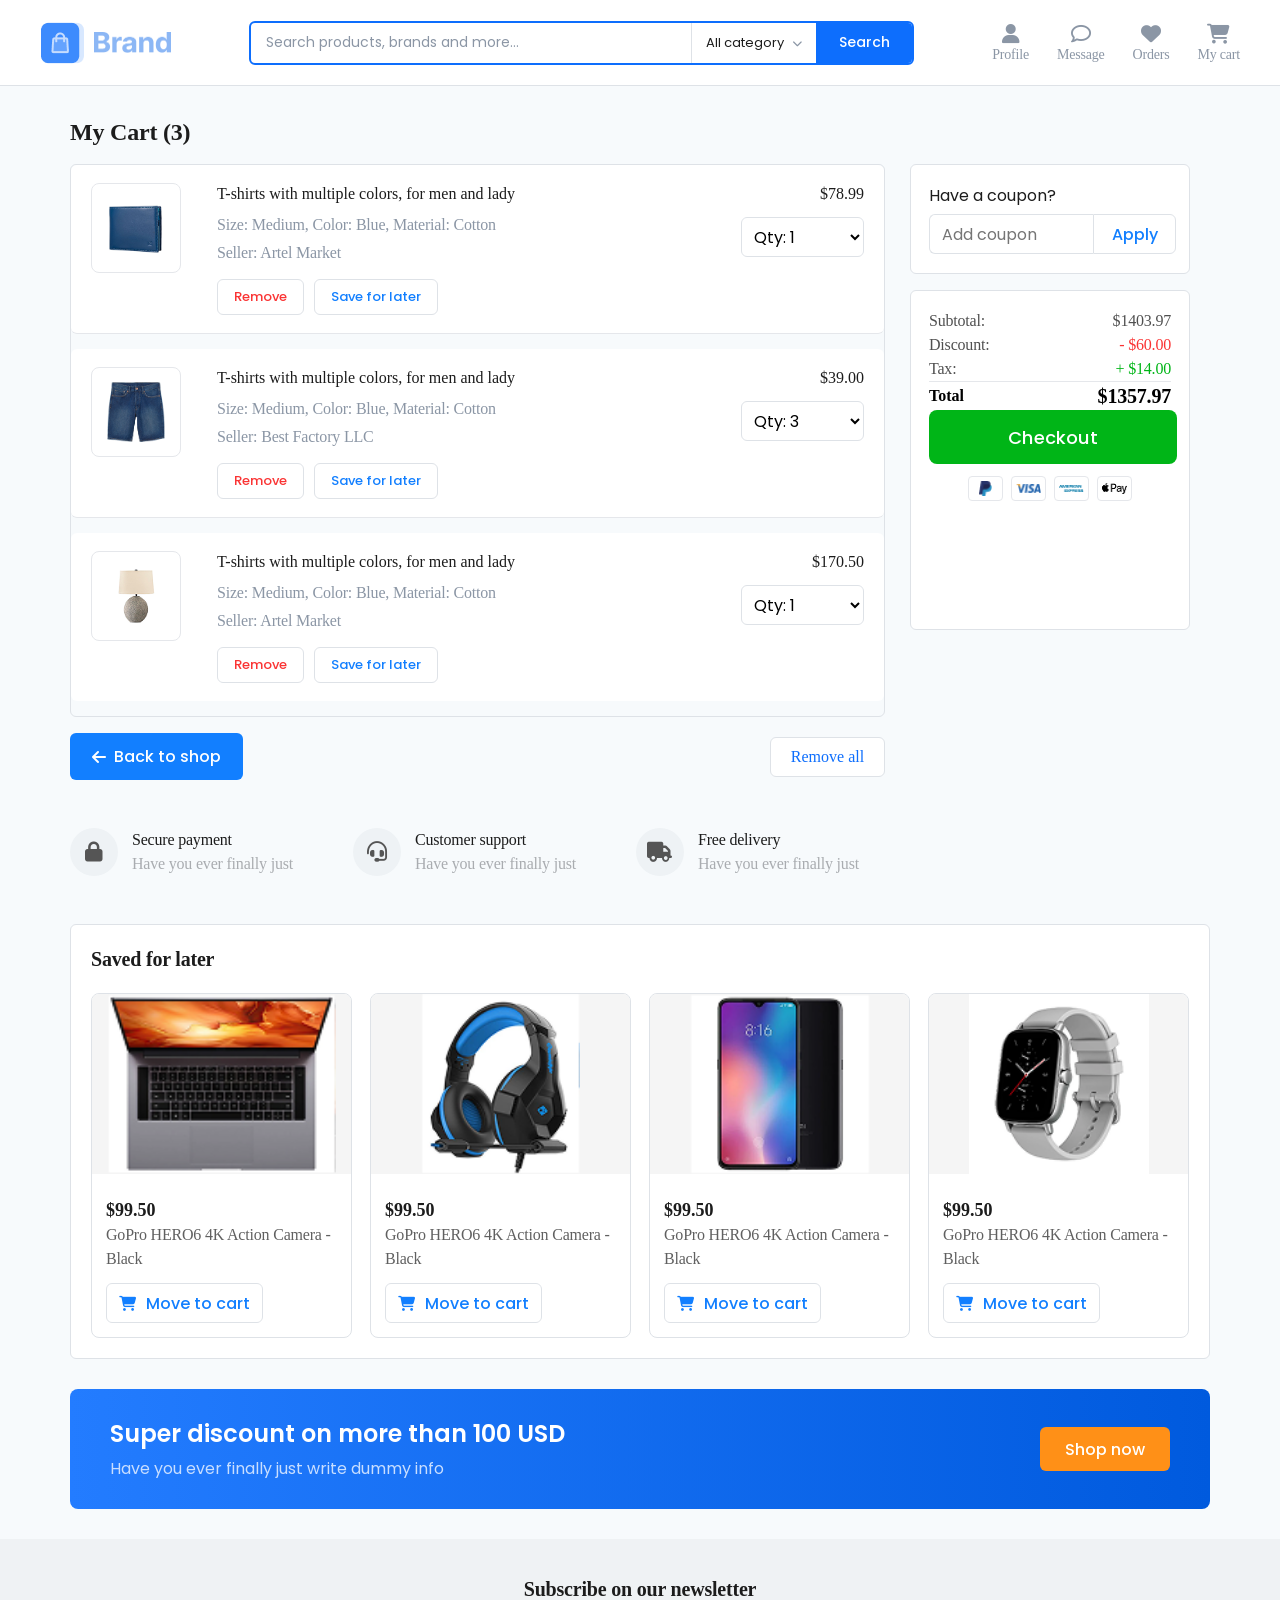
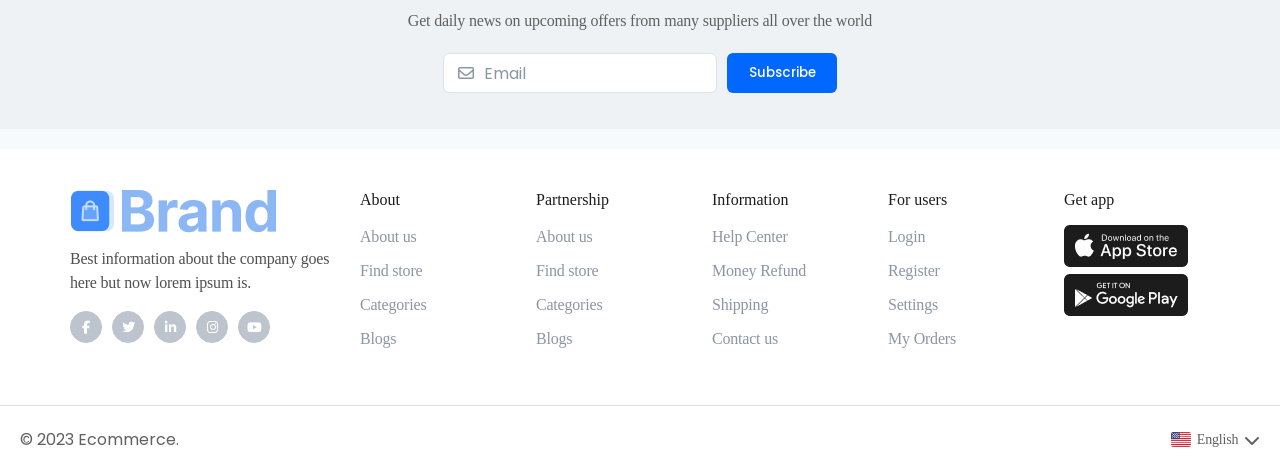
<file: Developers hub project of e-commerce website/cart.html>
<!DOCTYPE html>
<html lang="en">

<head>
    <meta charset="UTF-8">
    <meta name="viewport" content="width=device-width, initial-scale=1.0">
    <title>Shopping Cart</title>
    <link rel="stylesheet" href="https://cdnjs.cloudflare.com/ajax/libs/font-awesome/6.5.1/css/all.min.css">
    <link rel="stylesheet" href="style.css">
    <link rel="stylesheet" href="cart.css">
</head>

<body>

    <!-- ═══════════════════════════ HEADER ═══════════════════════════ -->
    <header>
        <div class="logo">
            <img id="brand-logo" src="images/logo-symbol.png" alt="Brand logo">
            <img id="brand-name-logo" src="images/Brand@2x.png" alt="Brand name">
        </div>

        <div class="searchContainer">
            <input type="text" placeholder="Search products, brands and more..." class="search-input" id="searchInput">

            <!-- Search suggestions dropdown -->
            <div class="search-menu" id="searchMenu">
                <div class="search-top">
                    <div>
                        <div class="search-column-title">
                            <span>Recent searches</span>
                            <button class="clear-btn">Clear all</button>
                        </div>
                        <div class="search-item"><i class="fa-regular fa-clock"></i> Wireless headphones</div>
                        <div class="search-item"><i class="fa-regular fa-clock"></i> Smart watch</div>
                        <div class="search-item"><i class="fa-regular fa-clock"></i> Men shoes</div>
                        <div class="search-item"><i class="fa-regular fa-clock"></i> Laptop bag</div>
                    </div>
                    <div>
                        <div class="search-column-title">
                            <span>Trending searches</span>
                        </div>
                        <div class="search-item"><i class="fa-solid fa-arrow-trend-up"></i> iPhone 15</div>
                        <div class="search-item"><i class="fa-solid fa-arrow-trend-up"></i> Samsung Galaxy S24</div>
                        <div class="search-item"><i class="fa-solid fa-arrow-trend-up"></i> Air fryer</div>
                        <div class="search-item"><i class="fa-solid fa-arrow-trend-up"></i> Gaming chair</div>
                    </div>
                </div>
                <hr class="search-divider">
                <div class="popular-title">Popular categories</div>
                <div class="popular-categories">
                    <div class="category-chip">
                        <div class="category-chip-icon"><i class="fa-solid fa-headphones"></i></div>
                        <span class="category-chip-label">Electronics</span>
                    </div>
                    <div class="category-chip">
                        <div class="category-chip-icon"><i class="fa-solid fa-shirt"></i></div>
                        <span class="category-chip-label">Fashion</span>
                    </div>
                    <div class="category-chip">
                        <div class="category-chip-icon"><i class="fa-solid fa-couch"></i></div>
                        <span class="category-chip-label">Home &amp; Living</span>
                    </div>
                    <div class="category-chip">
                        <div class="category-chip-icon"><i class="fa-solid fa-pump-soap"></i></div>
                        <span class="category-chip-label">Beauty</span>
                    </div>
                    <div class="category-chip">
                        <div class="category-chip-icon"><i class="fa-solid fa-football"></i></div>
                        <span class="category-chip-label">Sports</span>
                    </div>
                    <div class="category-chip">
                        <div class="category-chip-icon"><i class="fa-solid fa-gamepad"></i></div>
                        <span class="category-chip-label">Toys &amp; Games</span>
                    </div>
                    <div class="category-chip">
                        <div class="category-chip-icon"><i class="fa-solid fa-car"></i></div>
                        <span class="category-chip-label">Automotive</span>
                    </div>
                    <div class="category-chip">
                        <div class="category-chip-icon"><i class="fa-solid fa-border-all"></i></div>
                        <span class="category-chip-label">More</span>
                    </div>
                </div>
            </div>

            <!-- Header: All Category dropdown -->
            <div class="header-cat-dropdown" id="headerCatDropdown">
                <button class="header-cat-trigger" id="headerCatTrigger">
                    All category
                    <i class="fa-solid fa-chevron-down chevron"></i>
                </button>
                <div class="header-cat-menu" id="headerCatMenu">
                    <div class="header-cat-item selected" onclick="selectHeaderCat(this, 'All category')">
                        <i class="fa-solid fa-border-all"></i> All category
                    </div>
                    <div class="header-cat-item"
                        onclick="selectHeaderCat(this, 'Automobiles'); window.location='listing.html'">
                        <i class="fa-solid fa-car"></i> Automobiles
                    </div>
                    <div class="header-cat-item" onclick="selectHeaderCat(this, 'Clothes and wear')">
                        <i class="fa-solid fa-shirt"></i> Clothes and wear
                    </div>
                    <div class="header-cat-item" onclick="selectHeaderCat(this, 'Home interiors')">
                        <i class="fa-solid fa-house"></i> Home interiors
                    </div>
                    <div class="header-cat-item" onclick="selectHeaderCat(this, 'Computer and tech')">
                        <i class="fa-solid fa-computer"></i> Computer and tech
                    </div>
                    <div class="header-cat-item" onclick="selectHeaderCat(this, 'Tools, equipments')">
                        <i class="fa-solid fa-screwdriver-wrench"></i> Tools, equipments
                    </div>
                    <div class="header-cat-item" onclick="selectHeaderCat(this, 'Sports and outdoor')">
                        <i class="fa-solid fa-football"></i> Sports and outdoor
                    </div>
                    <div class="header-cat-item" onclick="selectHeaderCat(this, 'Animal and pets')">
                        <i class="fa-solid fa-paw"></i> Animal and pets
                    </div>
                    <div class="header-cat-item" onclick="selectHeaderCat(this, 'Machinery tools')">
                        <i class="fa-solid fa-gears"></i> Machinery tools
                    </div>
                    <div class="header-cat-footer">
                        <span class="view-all-link">View all categories</span>
                    </div>
                </div>
            </div>

            <button class="search-btn" onclick="window.location='listing.html'">Search</button>
        </div>

        <div class="header-links">
            <div class="header-item"><i class="fa-solid fa-user"></i><span>Profile</span></div>
            <div class="header-item"><i class="fa-regular fa-comment"></i><span>Message</span></div>
            <div class="header-item"><i class="fa-solid fa-heart"></i><span>Orders</span></div>
            <div class="header-item"><i class="fa-solid fa-cart-shopping"></i><span>My cart</span></div>
        </div>
    </header>

    <!-- ═══════════════════════════ MAIN ═══════════════════════════ -->
    <main class="cart-main">

        <!-- ═══════════ 1. CART + SIDEBAR ═══════════ -->
        <section class="cart-page container">

            <!-- ── LEFT: Cart items ── -->
            <div class="cart-left">
                <h2 class="cart-title">My Cart (3)</h2>

                <div class="cart-items-wrapper">

                    <!-- ITEM 1 -->
                    <div class="cart-item">
                        <div class="cart-image">
                            <img src="images/cloth/image 24.png" alt="T-shirt blue">
                        </div>
                        <div class="cart-info">
                            <h4>T-shirts with multiple colors, for men and lady</h4>
                            <p>Size: Medium, Color: Blue, Material: Cotton</p>
                            <p>Seller: Artel Market</p>
                            <div class="cart-buttons">
                                <button class="remove-btn">Remove</button>
                                <button class="save-btn">Save for later</button>
                            </div>
                        </div>
                        <div class="cart-price">
                            <h4>$78.99</h4>
                            <select>
                                <option>Qty: 1</option>
                                <option>Qty: 2</option>
                                <option>Qty: 3</option>
                            </select>
                        </div>
                    </div>

                    <!-- ITEM 2 -->
                    <div class="cart-item">
                        <div class="cart-image">
                            <img src="images/cloth/Bitmap (2).png" alt="T-shirt dark">
                        </div>
                        <div class="cart-info">
                            <h4>T-shirts with multiple colors, for men and lady</h4>
                            <p>Size: Medium, Color: Blue, Material: Cotton</p>
                            <p>Seller: Best Factory LLC</p>
                            <div class="cart-buttons">
                                <button class="remove-btn">Remove</button>
                                <button class="save-btn">Save for later</button>
                            </div>
                        </div>
                        <div class="cart-price">
                            <h4>$39.00</h4>
                            <select>
                                <option>Qty: 3</option>
                                <option>Qty: 1</option>
                                <option>Qty: 2</option>
                            </select>
                        </div>
                    </div>

                    <!-- ITEM 3 -->
                    <div class="cart-item">
                        <div class="cart-image">
                            <img src="images/interior/6.png" alt="Interior item">
                        </div>
                        <div class="cart-info">
                            <h4>T-shirts with multiple colors, for men and lady</h4>
                            <p>Size: Medium, Color: Blue, Material: Cotton</p>
                            <p>Seller: Artel Market</p>
                            <div class="cart-buttons">
                                <button class="remove-btn">Remove</button>
                                <button class="save-btn">Save for later</button>
                            </div>
                        </div>
                        <div class="cart-price">
                            <h4>$170.50</h4>
                            <select>
                                <option>Qty: 1</option>
                                <option>Qty: 2</option>
                                <option>Qty: 3</option>
                            </select>
                        </div>
                    </div>

                </div>

                <!-- Footer buttons -->
                <div class="cart-footer-buttons">
                    <a href="listing.html" class="back-btn">
                        <i class="fa-solid fa-arrow-left"></i> Back to shop
                    </a>
                    <button class="remove-all-btn">Remove all</button>
                </div>
            </div><!-- /.cart-left -->

            <!-- ── RIGHT: Coupon + Summary ── -->
            <aside class="cart-right">

                <!-- Coupon -->
                <div class="coupon-box">
                    <h4>Have a coupon?</h4>
                    <div class="coupon-input">
                        <input type="text" placeholder="Add coupon">
                        <button>Apply</button>
                    </div>
                </div>

                <!-- Summary -->
                <div class="summary-box">
                    <div class="summary-row">
                        <span>Subtotal:</span>
                        <strong>$1403.97</strong>
                    </div>
                    <div class="summary-row">
                        <span>Discount:</span>
                        <span class="discount-val">- $60.00</span>
                    </div>
                    <div class="summary-row">
                        <span>Tax:</span>
                        <span class="tax-val">+ $14.00</span>
                    </div>
                    <hr class="summary-divider">
                    <div class="summary-total">
                        <span>Total</span>
                        <strong>$1357.97</strong>
                    </div>
                    <button class="checkout-btn">Checkout</button>
                    <div class="payment-icons">
                        <img src="images/payment-icon/Paypal.png" alt="PayPal">
                        <img src="images/payment-icon/VISA.png" alt="Visa">
                        <img src="images/payment-icon/Logo.png" alt="Mastercard">
                        <img src="images/payment-icon/image 21.png" alt="Apple Pay">
                    </div>
                </div>

            </aside>
        </section>

        <section class="cart-services container">
            <div class="service-item">
                <div class="service-circle">
                    <i class="fa-solid fa-lock"></i>
                </div>
                <div class="service-text">
                    <p>Secure payment</p>
                    <p style="color: #A9ACB0;">Have you ever finally just</p>
                </div>
            </div>
            <div class="service-item">
                <div class="service-circle">
                    <i class="fa-solid fa-headset"></i>
                </div>
                <div class="service-text">
                    <p>Customer support</p>
                    <p style="color: #A9ACB0;">Have you ever finally just</p>
                </div>
            </div>
            <div class="service-item">
                <div class="service-circle">
                    <i class="fa-solid fa-truck"></i>
                </div>
                <div class="service-text">
                    <p>Free delivery</p>
                    <p style="color: #A9ACB0;">Have you ever finally just</p>
                </div>
            </div>
        </section>

        <!-- ═══════════ 3. SAVED FOR LATER ═══════════ -->
        <section class="saved-section container">
            <h4>Saved for later</h4>
            <div class="saved-grid">

                <div class="saved-card">
                    <img src="images/tech/laptop.png" alt="Laptop">
                    <div class="card-body">
                        <h4>$99.50</h4>
                        <p>GoPro HERO6 4K Action Camera - Black</p>
                        <button class="move-cart-btn">
                            <i class="fa-solid fa-cart-shopping"></i> Move to cart
                        </button>
                    </div>
                </div>

                <div class="saved-card">
                    <img src="images/tech/headphone.png" alt="Headphone">
                    <div class="card-body">
                        <h4>$99.50</h4>
                        <p>GoPro HERO6 4K Action Camera - Black</p>
                        <button class="move-cart-btn">
                            <i class="fa-solid fa-cart-shopping"></i> Move to cart
                        </button>
                    </div>
                </div>

                <div class="saved-card">
                    <img src="images/tech/Canon-camera.png" alt="Camera">
                    <div class="card-body">
                        <h4>$99.50</h4>
                        <p>GoPro HERO6 4K Action Camera - Black</p>
                        <button class="move-cart-btn">
                            <i class="fa-solid fa-cart-shopping"></i> Move to cart
                        </button>
                    </div>
                </div>

                <div class="saved-card">
                    <img src="images/tech/watch.png" alt="Watch">
                    <div class="card-body">
                        <h4>$99.50</h4>
                    <p>GoPro HERO6 4K Action Camera - Black</p>
                    <button class="move-cart-btn">
                        <i class="fa-solid fa-cart-shopping"></i> Move to cart
                    </button>
                    </div>
                </div>

            </div>
        </section>

        <!-- ═══════════ 4. DISCOUNT BANNER ═══════════ -->
        <section class="discount-banner-section container">
            <div class="discount-banner">
                <div class="discount-left">
                    <h2>Super discount on more than 100 USD</h2>
                    <p>Have you ever finally just write dummy info</p>
                </div>
                <button class="shop-now-btn">Shop now</button>
            </div>
        </section>

    </main>

    <!-- ═══════════ 5. NEWSLETTER ═══════════ -->
    <section class="newsletter-section">
        <h3>Subscribe on our newsletter</h3>
        <p>Get daily news on upcoming offers from many suppliers all over the world</p>
        <div class="newsletter-form">
            <div class="newsletter-input-wrap">
                <i class="fa-regular fa-envelope"></i>
                <input type="email" placeholder="Email">
            </div>
            <button>Subscribe</button>
        </div>
    </section>

    <!-- ═══════════ FOOTER ═══════════ -->
    <footer class="site-footer">
        <div class="footer-inner">

            <!-- Brand -->
            <div class="footer-brand">
                <div class="footer-logo">
                    <img src="images/logo-symbol.png" alt="logo">
                    <img src="images/Brand@2x.png" alt="brand name">
                </div>
                <p class="footer-desc">
                    Best information about the company goes here but now lorem ipsum is.
                </p>
                <div class="footer-socials">
                    <a href="#"><i class="fa-brands fa-facebook-f"></i></a>
                    <a href="#"><i class="fa-brands fa-twitter"></i></a>
                    <a href="#"><i class="fa-brands fa-linkedin-in"></i></a>
                    <a href="#"><i class="fa-brands fa-instagram"></i></a>
                    <a href="#"><i class="fa-brands fa-youtube"></i></a>
                </div>
            </div>

            <!-- About -->
            <div class="footer-col">
                <h4>About</h4>
                <a href="#">About us</a>
                <a href="#">Find store</a>
                <a href="#">Categories</a>
                <a href="#">Blogs</a>
            </div>

            <!-- Partnership -->
            <div class="footer-col">
                <h4>Partnership</h4>
                <a href="#">About us</a>
                <a href="#">Find store</a>
                <a href="#">Categories</a>
                <a href="#">Blogs</a>
            </div>

            <!-- Information -->
            <div class="footer-col">
                <h4>Information</h4>
                <a href="#">Help Center</a>
                <a href="#">Money Refund</a>
                <a href="#">Shipping</a>
                <a href="#">Contact us</a>
            </div>

            <!-- For users -->
            <div class="footer-col">
                <h4>For users</h4>
                <a href="#">Login</a>
                <a href="#">Register</a>
                <a href="#">Settings</a>
                <a href="#">My Orders</a>
            </div>

            <!-- App -->
            <div class="footer-col">
                <h4>Get app</h4>
                <img src="images/Misc/market-button.png" alt="App Store">
                <img src="images/Misc/Group.png" alt="Google Play">
            </div>

        </div>

        <div class="footer-bottom">
            <p>© 2023 Ecommerce.</p>
            <div class="footer-lang">
                <img src="images/flags/US@2x.png" alt="US flag">
                <span>English</span>
                <i class="fa-solid fa-chevron-down"></i>
            </div>
        </div>
    </footer>

    <script src="script.js"></script>

</body>

</html>
</file>
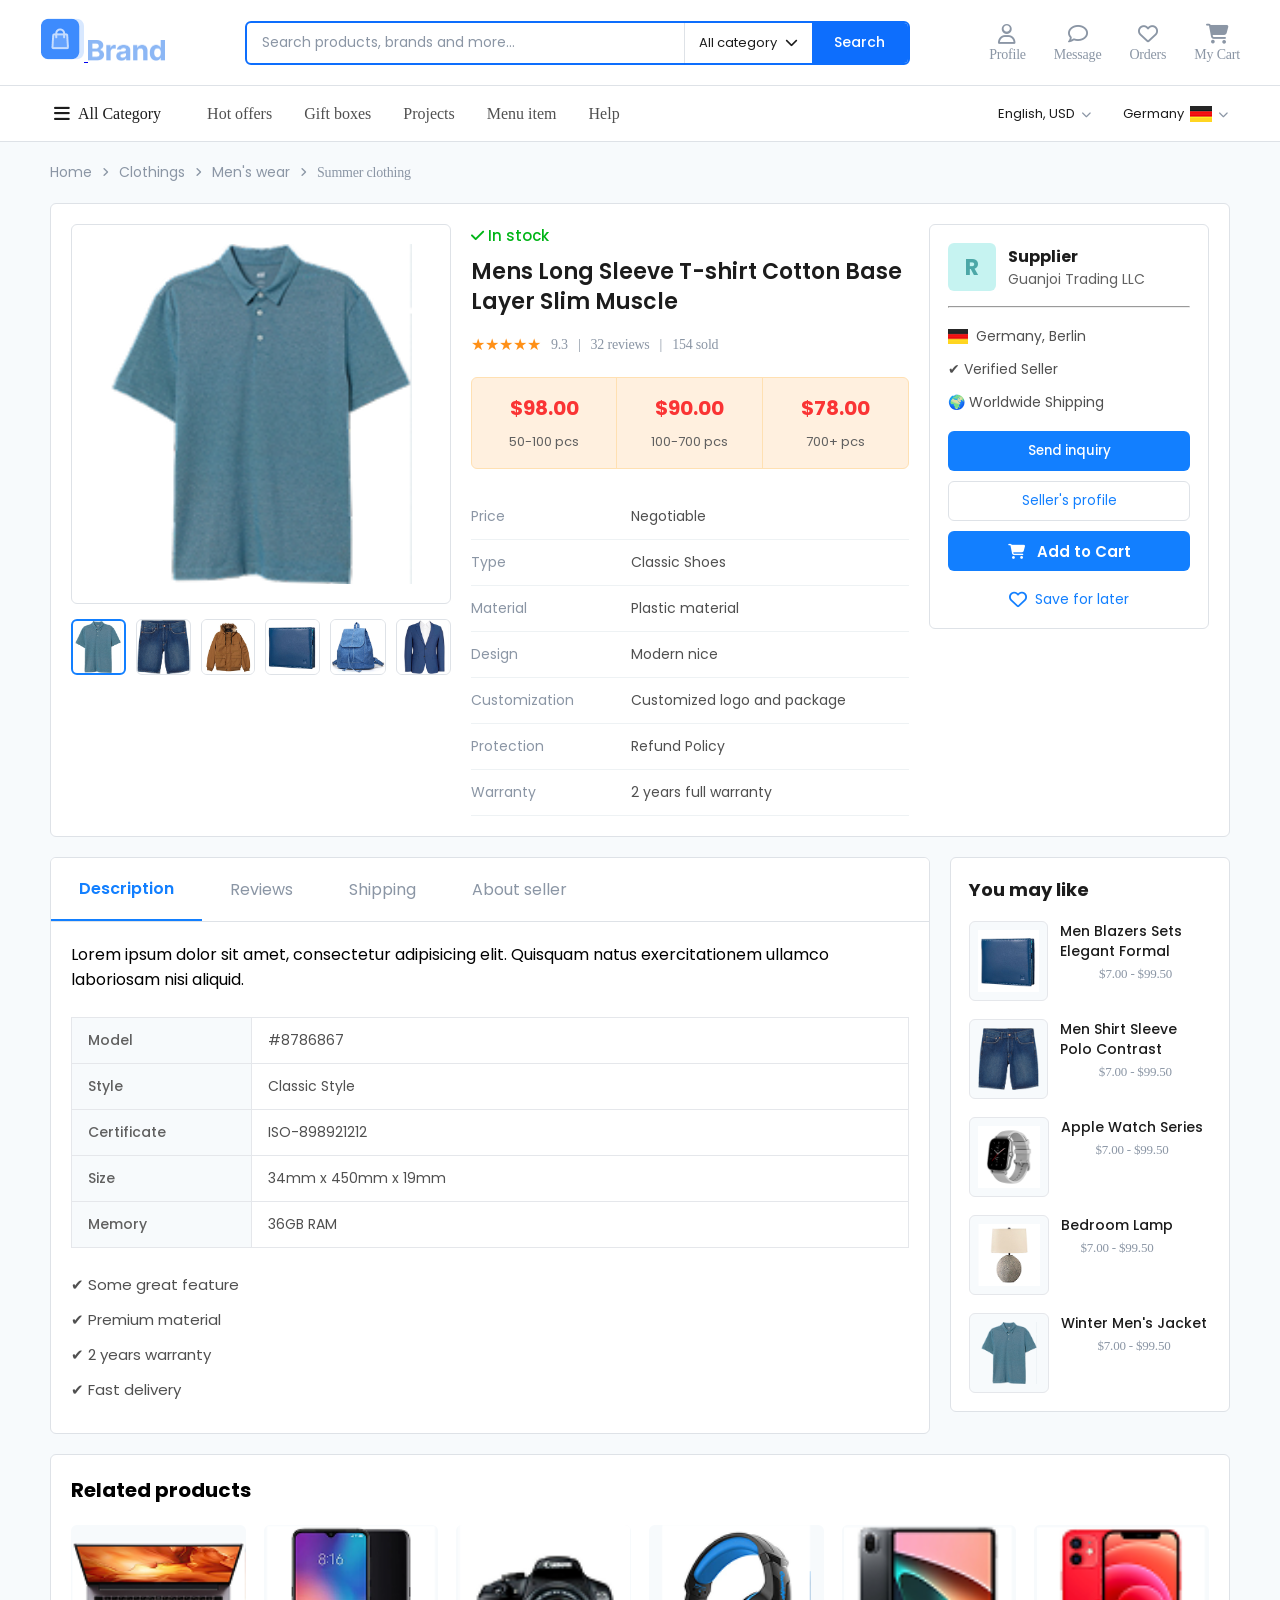
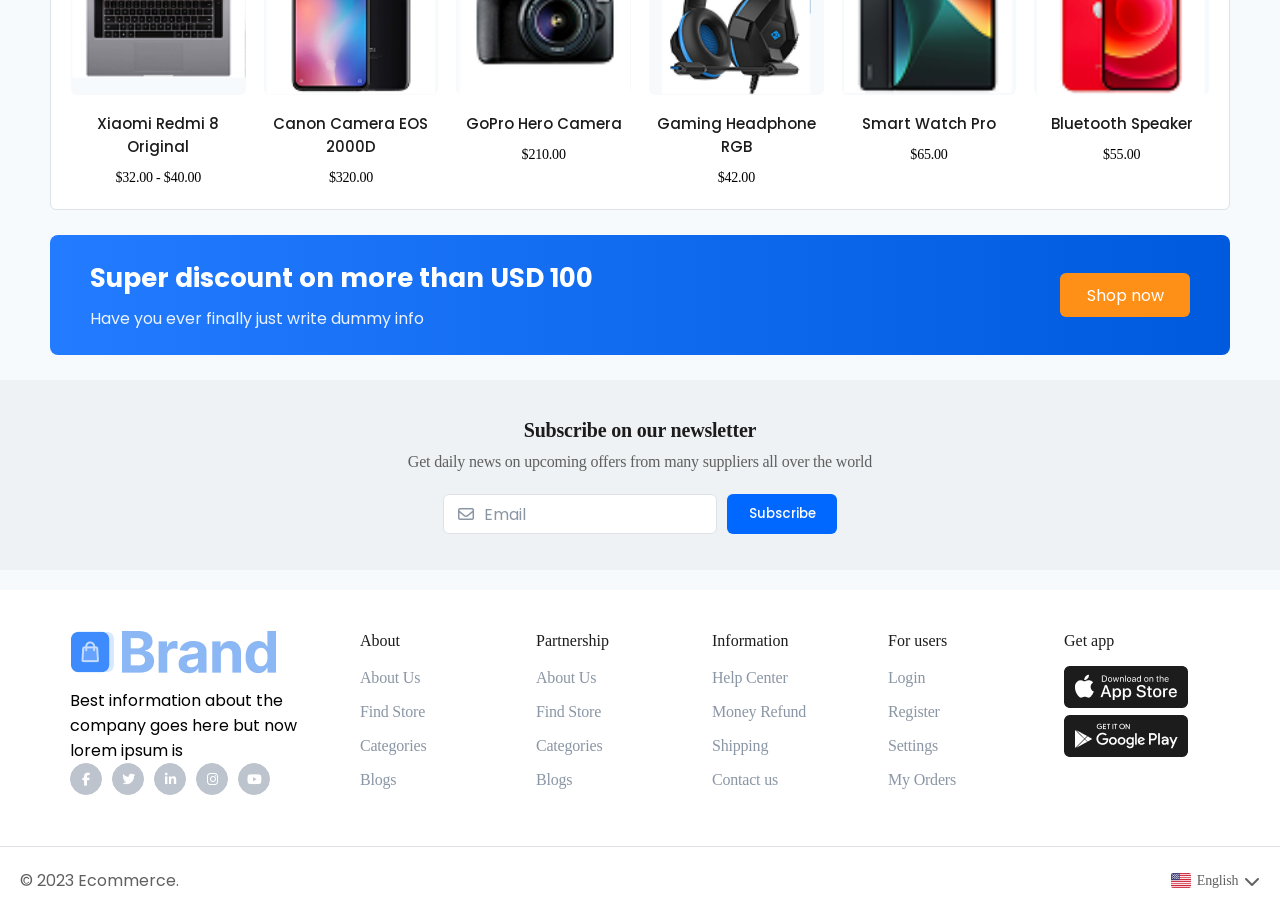
<file: Developers hub project of e-commerce website/detail.html>
<!DOCTYPE html>
<html lang="en">

<head>
    <meta charset="UTF-8">
    <meta name="viewport" content="width=device-width, initial-scale=1.0">
    <title>Product Detail</title>
    <link rel="stylesheet" href="style.css">
    <link rel="stylesheet" href="https://cdnjs.cloudflare.com/ajax/libs/font-awesome/6.5.1/css/all.min.css">
</head>

<body>
    <!-- ================= HEADER ================= -->
    <header>
        <!-- Logo -->
        <div class="logo">
            <a href="index.html">
                <img id="brand-logo" src="images/logo-symbol.png" alt="Brand Logo">
                <img id="brand-name-logo" src="images/Brand@2x.png" alt="Brand Name">
            </a>
        </div>

        <!-- Search -->
        <div class="searchContainer">
            <input type="text" id="searchInput" class="search-input" placeholder="Search products, brands and more...">
            <!-- Search Popup -->
            <div class="search-menu" id="searchMenu">
                <div class="search-top">
                    <div>
                        <div class="search-column-title">
                            Recent searches
                        </div>
                        <div class="search-item">
                            <i class="fa-regular fa-clock"></i>
                            Wireless headphones
                        </div>
                        <div class="search-item">
                            <i class="fa-regular fa-clock"></i>
                            Smart watch
                        </div>
                        <div class="search-item">
                            <i class="fa-regular fa-clock"></i>
                            Men shoes
                        </div>
                        <div class="search-item">
                            <i class="fa-regular fa-clock"></i>
                            Laptop bag
                        </div>
                    </div>
                    <div>
                        <div class="search-column-title">
                            Trending Searches
                        </div>
                        <div class="search-item">
                            <i class="fa-solid fa-arrow-trend-up"></i>
                            iPhone 15
                        </div>
                        <div class="search-item">
                            <i class="fa-solid fa-arrow-trend-up"></i>
                            Samsung Galaxy
                        </div>
                        <div class="search-item">
                            <i class="fa-solid fa-arrow-trend-up"></i>
                            Air Fryer
                        </div>
                        <div class="search-item">
                            <i class="fa-solid fa-arrow-trend-up"></i>
                            Gaming Chair
                        </div>
                    </div>
                </div>
                <hr class="search-divider">
                <div class="popular-title">
                    Popular Categories
                </div>
                <div class="popular-categories">
                    <div class="category-chip">
                        <i class="fa-solid fa-headphones"></i>
                        Electronics
                    </div>
                    <div class="category-chip">
                        <i class="fa-solid fa-shirt"></i>
                        Fashion
                    </div>
                    <div class="category-chip">
                        <i class="fa-solid fa-house"></i>
                        Home
                    </div>
                    <div class="category-chip">
                        <i class="fa-solid fa-football"></i>
                        Sports
                    </div>
                </div>
            </div>

            <!-- Category Dropdown -->
            <div class="header-cat-dropdown" id="headerCatDropdown">
                <button class="header-cat-trigger" id="headerCatTrigger">
                    All category
                    <i class="fa-solid fa-chevron-down"></i>
                </button>
                <div class="header-cat-menu" id="headerCatMenu">
                    <div class="header-cat-item selected">
                        <i class="fa-solid fa-border-all"></i>
                        All Category
                    </div>
                    <div class="header-cat-item">
                        <i class="fa-solid fa-car"></i>
                        Automobile
                    </div>
                    <div class="header-cat-item">
                        <i class="fa-solid fa-shirt"></i>
                        Clothes
                    </div>
                    <div class="header-cat-item">
                        <i class="fa-solid fa-house"></i>
                        Home
                    </div>
                    <div class="header-cat-item">
                        <i class="fa-solid fa-computer"></i>
                        Computer
                    </div>
                    <div class="header-cat-item">
                        <i class="fa-solid fa-gears"></i>
                        Machinery
                    </div>
                </div>
            </div>
            <button class="search-btn" onclick="window.location='listing.html'">
                Search
            </button>
        </div>
        <!-- Right Icons -->
        <div class="header-links">
            <div class="header-item">
                <i class="fa-regular fa-user"></i>
                <span>Profile</span>
            </div>
            <div class="header-item">
                <i class="fa-regular fa-comment"></i>
                <span>Message</span>
            </div>
            <div class="header-item">
                <i class="fa-regular fa-heart"></i>
                <span>Orders</span>
            </div>
            <div class="header-item">
                <i class="fa-solid fa-cart-shopping"></i>
                <span>My Cart</span>
            </div>
        </div>

    </header>
    <!-- ================= NAVIGATION ================= -->
    <nav class="main-nav">

        <div class="nav-left">
            <ul class="nav-items">
                <li class="nav-item active"> <button class="hamburger-btn" id="allCategoryBtn"> <i
                            class="fa-solid fa-bars"></i> All Category </button> </li>
                <li class="nav-item">Hot offers</li>
                <li class="nav-item">Gift boxes</li>
                <li class="nav-item">Projects</li>
                <li class="nav-item">Menu item</li>
                <li class="nav-item help-item"> Help <div class="help-menu">
                        <div class="help-section-title">Customer Support</div>
                        <div class="help-menu-item"><i class="fa-solid fa-phone"></i> Contact us</div>
                        <div class="help-menu-item"><i class="fa-solid fa-comment"></i> Live chat</div>
                        <div class="help-menu-item"><i class="fa-solid fa-envelope"></i> Email support</div>
                        <hr class="help-divider">
                        <div class="help-section-title">Quick Help</div>
                        <div class="help-menu-item"><i class="fa-solid fa-circle-question"></i> FAQ</div>
                        <div class="help-menu-item"><i class="fa-solid fa-box"></i> Track my order</div>
                        <div class="help-menu-item"><i class="fa-solid fa-rotate-left"></i> Returns &amp; refunds</div>
                    </div>
                </li>
            </ul>
        </div>

        <div class="nav-right"> <!-- Language Dropdown -->
            <div class="nav-dropdown" id="lngDropdown"> <button class="nav-dropdown-trigger" id="lngTrigger"> English,
                    USD <i class="fa-solid fa-chevron-down chevron"></i> </button>
                <div class="nav-dropdown-menu" id="lngMenu">
                    <div class="nav-dropdown-item selected">English, USD</div>
                    <div class="nav-dropdown-item">Germany, DE</div>
                    <div class="nav-dropdown-item">Chinese, CNY</div>
                    <div class="nav-dropdown-item">Italy, IT</div>
                </div>
            </div> <!-- Ship To Dropdown -->
            <div class="nav-dropdown" id="shipDropdown"> <button class="nav-dropdown-trigger" id="shipTrigger"> Germany
                    <img src="images/flags/DE@2x.png" alt="Germany"> <i class="fa-solid fa-chevron-down chevron"></i>
                </button>
                <div class="nav-dropdown-menu" id="shipMenu">
                    <div class="nav-dropdown-item selected"><img src="images/flags/DE@2x.png"> Germany</div>
                    <div class="nav-dropdown-item"><img src="images/flags/US@2x.png"> USA</div>
                    <div class="nav-dropdown-item"><img src="images/flags/CN@2x.png"> China</div>
                    <div class="nav-dropdown-item"><img src="images/flags/IT@2x.png"> Italy</div>
                </div>
            </div>
        </div>

    </nav>
    <!-- ========================= BREADCRUMB ========================= -->

    <section class="breadcrumb container">
        <a href="index.html">Home</a>
        <i class="fa-solid fa-angle-right"></i>
        <a href="listing.html">Clothings</a>
        <i class="fa-solid fa-angle-right"></i>
        <a href="listing.html">Men's wear</a>
        <i class="fa-solid fa-angle-right"></i>
        <span>Summer clothing</span>
    </section>

    <!-- ========================= PRODUCT DETAIL ========================= -->

    <section class="product-detail container">
        <!-- LEFT : PRODUCT GALLERY -->
        <div class="product-gallery" onclick="window.location='detail.html'">
            <div class="main-image">
                <img id="mainProductImage" src="images/cloth/Bitmap.png" alt="Product">
            </div>
            <div class="thumbnail-list">
                <img class="thumb active" src="images/cloth/Bitmap.png">
                <img class="thumb" src="images/cloth/Bitmap (2).png">
                <img class="thumb" src="images/cloth/2 1.png">
                <img class="thumb" src="images/cloth/image 24.png">
                <img class="thumb" src="images/cloth/image 26.png">
                <img class="thumb" src="images/cloth/image 30.png">
            </div>
        </div>
        <!-- ================= PRODUCT INFORMATION ================= -->
        <div class="product-info">
            <div class="stock">
                <i class="fa-solid fa-check"></i>
                In stock
            </div>
            <h2>
                Mens Long Sleeve T-shirt Cotton Base Layer Slim Muscle
            </h2>
            <div class="rating-row">
                <div class="stars">
                    ★★★★★
                </div>
                <span>9.3</span>
                <span>|</span>
                <span>32 reviews</span>
                <span>|</span>
                <span>154 sold</span>
            </div>
            <!-- PRICE BOX -->
            <div class="price-box">
                <div class="price-item active">
                    <h3>$98.00</h3>
                    <small>50-100 pcs</small>
                </div>
                <div class="price-item">
                    <h3>$90.00</h3>
                    <small>100-700 pcs</small>
                </div>
                <div class="price-item">
                    <h3>$78.00</h3>
                    <small>700+ pcs</small>
                </div>
            </div>

            <!-- PRODUCT TABLE -->
            <table class="spec-table">
                <tr>
                    <td>Price</td>
                    <td>Negotiable</td>
                </tr>
                <tr>
                    <td>Type</td>
                    <td>Classic Shoes</td>
                </tr>
                <tr>
                    <td>Material</td>
                    <td>Plastic material</td>
                </tr>
                <tr>
                    <td>Design</td>
                    <td>Modern nice</td>
                </tr>
                <tr>
                    <td>Customization</td>
                    <td>Customized logo and package</td>
                </tr>
                <tr>
                    <td>Protection</td>
                    <td>Refund Policy</td>
                </tr>
                <tr>
                    <td>Warranty</td>
                    <td>2 years full warranty</td>
                </tr>
            </table>
        </div>

        <!-- ================= SUPPLIER CARD ================= -->
        <aside class="supplier-card">
            <div class="supplier-header">
                <div class="supplier-logo">
                    R
                </div>
                <div>
                    <strong>Supplier</strong>
                    <p>Guanjoi Trading LLC</p>
                </div>
            </div>
            <hr>
            <div class="supplier-info">
                <p>
                    <img src="images/flags/DE@2x.png">
                    Germany, Berlin
                </p>
                <p>
                    ✔ Verified Seller
                </p>
                <p>
                    🌍 Worldwide Shipping
                </p>
            </div>
            <button class="send-btn">
                Send inquiry
            </button>
            <button class="profile-btn">
                Seller's profile
            </button>
            <button class="add-cart-btn" id="addCartBtn" onclick="window.location='cart.html'">
                <i class="fa-solid fa-cart-shopping"></i>
                Add to Cart
            </button>
            <div class="save-later" id="saveBtn">
                <i class="fa-regular fa-heart"></i>
                Save for later
            </div>
        </aside>

    </section>
    <!-- ========================= DESCRIPTION SECTION ========================= -->

    <section class="detail-bottom container">

        <!-- LEFT SIDE -->

        <div class="description-box">

            <div class="tabs">
                <button class="tab-btn active" data-tab="description">Description</button>
                <button class="tab-btn" data-tab="reviews">Reviews</button>
                <button class="tab-btn" data-tab="shipping">Shipping</button>
                <button class="tab-btn" data-tab="seller">About seller</button>
            </div>

            <!-- Description -->
            <div id="description" class="tab-panel active">

                <p>
                    Lorem ipsum dolor sit amet, consectetur adipisicing elit.
                    Quisquam natus exercitationem ullamco laboriosam nisi aliquid.
                </p>

                <table class="detail-table">
                    <tr>
                        <td>Model</td>
                        <td>#8786867</td>
                    </tr>

                    <tr>
                        <td>Style</td>
                        <td>Classic Style</td>
                    </tr>

                    <tr>
                        <td>Certificate</td>
                        <td>ISO-898921212</td>
                    </tr>

                    <tr>
                        <td>Size</td>
                        <td>34mm x 450mm x 19mm</td>
                    </tr>

                    <tr>
                        <td>Memory</td>
                        <td>36GB RAM</td>
                    </tr>
                </table>

                <ul class="feature-list">
                    <li>✔ Some great feature</li>
                    <li>✔ Premium material</li>
                    <li>✔ 2 years warranty</li>
                    <li>✔ Fast delivery</li>
                </ul>

            </div>

            <!-- Reviews -->
            <div id="reviews" class="tab-panel">

                <h3>Customer Reviews</h3>

                <p>⭐⭐⭐⭐⭐ Excellent quality product.</p>
                <p>⭐⭐⭐⭐ Very satisfied with the purchase.</p>
                <p>⭐⭐⭐⭐⭐ Fast delivery and premium material.</p>

            </div>

            <!-- Shipping -->
            <div id="shipping" class="tab-panel">

                <h3>Shipping Information</h3>

                <p>We provide worldwide shipping.</p>
                <p>Delivery time: <strong>5–10 Business Days</strong></p>
                <p>Tracking number will be sent after dispatch.</p>

            </div>

            <!-- Seller -->
            <div id="seller" class="tab-panel">

                <h3>About Seller</h3>

                <p>
                    Guanjoi Trading LLC has more than 12 years of experience exporting
                    premium quality products to over 80 countries.
                </p>

                <p>Verified Supplier with secure worldwide shipping.</p>

            </div>

        </div>


        <!-- ========================= YOU MAY LIKE ========================= -->

        <aside class="may-like">

            <h4>You may like</h4>

            <div class="like-item">

                <img src="images/cloth/image 24.png">

                <div>

                    <h5>Men Blazers Sets Elegant Formal</h5>

                    <span>$7.00 - $99.50</span>

                </div>

            </div>

            <div class="like-item">

                <img src="images/cloth/Bitmap (2).png">

                <div>

                    <h5>Men Shirt Sleeve Polo Contrast</h5>

                    <span>$7.00 - $99.50</span>

                </div>

            </div>

            <div class="like-item">

                <img src="images/tech/watch.png">

                <div>

                    <h5>Apple Watch Series</h5>

                    <span>$7.00 - $99.50</span>

                </div>

            </div>

            <div class="like-item">

                <img src="images/interior/6.png">

                <div>

                    <h5>Bedroom Lamp</h5>

                    <span>$7.00 - $99.50</span>

                </div>

            </div>

            <div class="like-item">

                <img src="images/cloth/Bitmap.png">

                <div>

                    <h5>Winter Men's Jacket</h5>

                    <span>$7.00 - $99.50</span>

                </div>

            </div>

        </aside>

    </section>
    <!-- ========================= RELATED PRODUCTS ========================= -->

    <section class="related-products container">

        <h3>Related products</h3>

        <div class="related-grid">

            <div class="related-card">
                <img src="images/tech/laptop.png" alt="">
                <h5>Xiaomi Redmi 8 Original</h5>
                <span>$32.00 - $40.00</span>
            </div>

            <div class="related-card">
                <img src="images/tech/Canon-camera.png" alt="">
                <h5>Canon Camera EOS 2000D</h5>
                <span>$320.00</span>
            </div>

            <div class="related-card">
                <img src="images/tech/gopro-camera.png" alt="">
                <h5>GoPro Hero Camera</h5>
                <span>$210.00</span>
            </div>

            <div class="related-card">
                <img src="images/tech/headphone.png" alt="">
                <h5>Gaming Headphone RGB</h5>
                <span>$42.00</span>
            </div>

            <div class="related-card">
                <img src="images/tech/image 32.png" alt="">
                <h5>Smart Watch Pro</h5>
                <span>$65.00</span>
            </div>

            <div class="related-card">
                <img src="images/tech/image 33.png" alt="">
                <h5>Bluetooth Speaker</h5>
                <span>$55.00</span>
            </div>

        </div>

    </section>

    <!-- ========================= DISCOUNT BANNER ========================= -->

    <section class="discount-banner container">

        <div class="discount-left">

            <h2>Super discount on more than USD 100</h2>

            <p>Have you ever finally just write dummy info</p>

        </div>

        <button>Shop now</button>

    </section>

    <!-- ========================= NEWSLETTER ========================= -->

    <section class="newsletter-section">

        <h3>

            Subscribe on our newsletter

        </h3>

        <p>

            Get daily news on upcoming offers from many suppliers all over the world

        </p>

        <div class="newsletter-form">

            <div class="newsletter-input-wrap">

                <i class="fa-regular fa-envelope"></i>

                <input type="email" placeholder="Email">

            </div>

            <button>

                Subscribe

            </button>

        </div>

    </section>



    <!-- ========================= FOOTER ========================= -->

    <footer class="site-footer">

        <div class="footer-inner">

            <!-- Brand -->

            <div class="footer-brand">

                <div class="footer-logo">

                    <img src="images/logo-symbol.png" alt="">

                    <img src="images/Brand@2x.png" alt="">

                </div>

                <p>

                    Best information about the company goes here but now lorem ipsum is

                </p>

                <div class="footer-socials">

                    <a href="#"><i class="fa-brands fa-facebook-f"></i></a>

                    <a href="#"><i class="fa-brands fa-twitter"></i></a>

                    <a href="#"><i class="fa-brands fa-linkedin-in"></i></a>

                    <a href="#"><i class="fa-brands fa-instagram"></i></a>

                    <a href="#"><i class="fa-brands fa-youtube"></i></a>

                </div>

            </div>



            <!-- About -->

            <div class="footer-col">

                <h4>About</h4>

                <a href="#">About Us</a>

                <a href="#">Find Store</a>

                <a href="#">Categories</a>

                <a href="#">Blogs</a>

            </div>



            <!-- Partnership -->

            <div class="footer-col">

                <h4>Partnership</h4>

                <a href="#">About Us</a>

                <a href="#">Find Store</a>

                <a href="#">Categories</a>

                <a href="#">Blogs</a>

            </div>



            <!-- Information -->

            <div class="footer-col">

                <h4>Information</h4>

                <a href="#">Help Center</a>

                <a href="#">Money Refund</a>

                <a href="#">Shipping</a>

                <a href="#">Contact us</a>

            </div>



            <!-- For Users -->

            <div class="footer-col">

                <h4>For users</h4>

                <a href="#">Login</a>

                <a href="#">Register</a>

                <a href="#">Settings</a>

                <a href="#">My Orders</a>

            </div>



            <!-- App -->

            <div class="footer-col">

                <h4>Get app</h4>

                <img src="images/Misc/market-button.png" alt="">
                <img src="images/Misc/Group.png" alt="">

            </div>

        </div>



        <div class="footer-bottom">

            <p>

                © 2023 Ecommerce.

            </p>

            <div class="footer-lang">

                <img src="images/flags/US@2x.png" alt="">

                <span>English</span>

                <i class="fa-solid fa-chevron-down"></i>

            </div>

        </div>

    </footer>

    <script src="script.js"></script>

</body>

</html>
</file>
<file: Developers hub project of e-commerce website/style.css>
@import url('https://fonts.googleapis.com/css2?family=Poppins:wght@300;400;500;600&display=swap');

* {
    margin: 0;
    padding: 0;
    box-sizing: border-box;
    font-family: 'Poppins', sans-serif;
}

body {
    min-height: 100vh;
    background-color: #F7FAFC;
}

/* ════════════════════════════════════HEADER══════════════════════════════════ */
header {
    display: flex;
    align-items: center;
    justify-content: space-between;
    padding: 0 40px;
    background: #FFFFFF;
    border-bottom: 1px solid #DEE2E7;
    height: 86px;
    width: 100%;
    position: relative;
    z-index: 200;
}

.logo {
    display: flex;
    align-items: center;
    gap: 10px;
}

#brand-logo {
    width: 44px;
    height: 44px;
}

#brand-name-logo {
    width: 77px;
    height: 21px;
}

/* ── Search container ── */
.searchContainer {
    position: relative;
    display: flex;
    width: 665px;
    height: 44px;
    border: 2px solid #0D6EFD;
    border-radius: 6px;
    background: white;
}

.search-input {
    flex: 1;
    border: none;
    outline: none;
    padding: 0 15px;
    font-size: 14px;
    color: #1C1C1C;
    background: transparent;
}

.search-input::placeholder {
    color: #8B96A5;
}

/* ── Search suggestions dropdown ── */
.search-menu {
    position: absolute;
    top: calc(100% + 8px);
    left: 0;
    width: 100%;
    background: white;
    border-radius: 8px;
    box-shadow: 0 4px 24px rgba(0, 0, 0, .12);
    display: none;
    z-index: 999;
    padding: 20px;
}

.search-menu.active {
    display: block;
}

.search-top {
    display: grid;
    grid-template-columns: 1fr 1fr;
    gap: 30px;
    margin-bottom: 20px;
}

.search-column-title {
    display: flex;
    justify-content: space-between;
    align-items: center;
    margin-bottom: 12px;
}

.search-column-title span {
    font-size: 13px;
    font-weight: 600;
    color: #1C1C1C;
}

.clear-btn {
    font-size: 12px;
    color: #0D6EFD;
    background: none;
    border: none;
    cursor: pointer;
    font-family: inherit;
}

.search-item {
    display: flex;
    align-items: center;
    gap: 10px;
    padding: 6px 0;
    font-size: 13px;
    color: #505050;
    cursor: pointer;
}

.search-item:hover {
    color: #0D6EFD;
}

.search-item i {
    font-size: 14px;
    color: #8B96A5;
    width: 16px;
}

.search-divider {
    border: none;
    border-top: 1px solid #F0F0F0;
    margin-bottom: 16px;
}

.popular-title {
    font-size: 13px;
    font-weight: 600;
    color: #1C1C1C;
    margin-bottom: 14px;
}

.popular-categories {
    display: flex;
    gap: 10px;
    flex-wrap: wrap;
}

.category-chip {
    display: flex;
    flex-direction: column;
    align-items: center;
    gap: 6px;
    cursor: pointer;
    padding: 8px 12px;
    border-radius: 6px;
    min-width: 70px;
}

.category-chip:hover {
    background: #F5F8FF;
}

.category-chip-icon {
    width: 52px;
    height: 52px;
    border: 1px solid #E8E8E8;
    border-radius: 8px;
    display: flex;
    align-items: center;
    justify-content: center;
    background: white;
}

.category-chip-icon i {
    font-size: 22px;
    color: #505050;
}

.category-chip-label {
    font-size: 11px;
    color: #505050;
    text-align: center;
    white-space: nowrap;
}

/* ── Header: All Category dropdown ── */
.header-cat-dropdown {
    position: relative;
    height: 100%;
    border-left: 1px solid #DEE2E7;
    flex-shrink: 0;
}

.header-cat-trigger {
    display: flex;
    align-items: center;
    gap: 8px;
    height: 100%;
    padding: 0 14px;
    border: none;
    outline: none;
    background: transparent;
    font-size: 13px;
    color: #1C1C1C;
    cursor: pointer;
    font-family: inherit;
    white-space: nowrap;
}

.header-cat-trigger .chevron {
    font-size: 10px;
    color: #8B96A5;
    transition: transform 0.25s;
}

.header-cat-dropdown.active .header-cat-trigger .chevron {
    transform: rotate(180deg);
}

.header-cat-menu {
    display: none;
    position: absolute;
    top: calc(100% + 8px);
    left: 0;
    width: 230px;
    background: white;
    border-radius: 8px;
    box-shadow: 0 4px 24px rgba(0, 0, 0, .12);
    z-index: 1000;
    padding: 8px 0;
}

.header-cat-dropdown.active .header-cat-menu {
    display: block;
}

.header-cat-item {
    display: flex;
    align-items: center;
    gap: 12px;
    padding: 10px 16px;
    font-size: 13px;
    color: #1C1C1C;
    cursor: pointer;
    transition: background 0.15s;
}

.header-cat-item:hover,
.header-cat-item.selected {
    background: #EEF5FF;
    color: #0D6EFD;
}

.header-cat-item i {
    font-size: 15px;
    width: 18px;
    text-align: center;
    color: inherit;
}

.header-cat-footer {
    border-top: 1px solid #F0F0F0;
    padding: 10px 16px;
}

.view-all-link {
    font-size: 13px;
    color: #0D6EFD;
    cursor: pointer;
    font-weight: 500;
}

/* ── Search button ── */
.search-btn {
    width: 96px;
    height: 100%;
    border: none;
    background: #0D6EFD;
    color: white;
    cursor: pointer;
    font-size: 14px;
    font-weight: 500;
    font-family: inherit;
    border-radius: 0 4px 4px 0;
}

.search-btn:hover {
    background: #0b5ed7;
}

/* ── Header icons ── */
.header-links {
    display: flex;
    gap: 28px;
    align-items: center;
}

.header-item {
    display: flex;
    flex-direction: column;
    align-items: center;
    gap: 4px;
    font-size: 11px;
    color: #8B96A5;
    cursor: pointer;
}

.header-item i {
    font-size: 20px;
}

.header-item:hover {
    color: #0D6EFD;
}

/* ═══════════════════════════════════════════
   NAVBAR
═══════════════════════════════════════════ */
.main-nav {
    display: flex;
    align-items: center;
    justify-content: space-between;
    padding: 0 40px;
    background: white;
    border-bottom: 1px solid #DEE2E7;
    height: 56px;
    width: 100%;
    position: sticky;
    top: 0;
    z-index: 150;
}

.nav-left {
    display: flex;
    align-items: center;
}

.nav-items {
    display: flex;
    gap: 4px;
    list-style: none;
    align-items: center;
}

.nav-item {
    padding: 6px 14px;
    font-size: 16px;
    font-weight: 500;
    color: #505050;
    cursor: pointer;
    border-radius: 4px;
    white-space: nowrap;
    transition: background 0.15s, color 0.15s;
    position: relative;
    font-family: Inter;
    line-height: 22px;
    letter-spacing: 0px;
}

.nav-item:hover {
    background: #F5F8FF;
    color: #0D6EFD;
}

.nav-item.active {
    color: #1C1C1C;
    font-weight: 600;
}

/* ── Help dropdown ── */
.help-item {
    position: relative;
}

.help-menu {
    display: none;
    position: absolute;
    top: calc(100% + 10px);
    left: 0;
    width: 220px;
    background: white;
    border-radius: 8px;
    box-shadow: 0 4px 24px rgba(0, 0, 0, .12);
    z-index: 1000;
    padding: 10px 0;
}

.help-item:hover .help-menu {
    display: block;
}

.help-section-title {
    padding: 6px 16px 4px;
    font-size: 11px;
    font-weight: 600;
    color: #8B96A5;
    text-transform: uppercase;
    letter-spacing: 0.5px;
}

.help-menu-item {
    display: flex;
    align-items: center;
    gap: 10px;
    padding: 8px 16px;
    font-size: 13px;
    color: #1C1C1C;
    cursor: pointer;
    transition: background 0.15s;
}

.help-menu-item:hover {
    background: #F5F8FF;
    color: #0D6EFD;
}

.help-menu-item i {
    font-size: 13px;
    width: 16px;
    color: #8B96A5;
}

.help-menu-item:hover i {
    color: #0D6EFD;
}

.help-divider {
    border: none;
    border-top: 1px solid #F0F0F0;
    margin: 6px 0;
}

/* ── Nav right: language + ship to ── */
.nav-right {
    display: flex;
    align-items: center;
    gap: 8px;
}

.nav-dropdown {
    position: relative;
    height: 52px;
    display: flex;
    align-items: center;
}

.nav-dropdown-trigger {
    display: flex;
    align-items: center;
    gap: 6px;
    height: 34px;
    padding: 0 12px;
    border: none;
    outline: none;
    background: transparent;
    font-size: 13px;
    color: #1C1C1C;
    cursor: pointer;
    font-family: inherit;
    white-space: nowrap;
    border-radius: 4px;
    transition: background 0.15s;
}

.nav-dropdown-trigger:hover {
    background: #F5F8FF;
}

.nav-dropdown-trigger .chevron {
    font-size: 10px;
    color: #8B96A5;
    transition: transform 0.25s;
}

.nav-dropdown.active .nav-dropdown-trigger .chevron {
    transform: rotate(180deg);
}

.nav-dropdown-menu {
    display: none;
    position: absolute;
    top: calc(100% + 4px);
    right: 0;
    min-width: 190px;
    background: white;
    border-radius: 8px;
    box-shadow: 0 4px 24px rgba(0, 0, 0, .12);
    z-index: 1000;
    padding: 8px 0;
}

.nav-dropdown.active .nav-dropdown-menu {
    display: block;
}

.nav-dropdown-item {
    padding: 10px 16px;
    font-size: 13px;
    color: #1C1C1C;
    cursor: pointer;
    transition: background 0.15s;
}

.nav-dropdown-item:hover {
    background: #F5F8FF;
    color: #0D6EFD;
}

.nav-dropdown-item.selected {
    background: #EEF5FF;
    color: #0D6EFD;
    font-weight: 500;
}

/* ── Hamburger btn in navbar ── */
.hamburger-btn {
    display: flex;
    align-items: center;
    gap: 8px;
    background: none;
    border: none;
    cursor: pointer;
    font-size: 16px;
    font-weight: 500;
    color: #1C1C1C;
    font-family: inherit;
    padding: 6px 10px 6px 0;
    margin-right: 4px;
}

.hamburger-btn i {
    font-size: 18px;
    color: #1C1C1C;
}

.hamburger-btn:hover,
.hamburger-btn:hover i {
    color: #0D6EFD;
}

/* ── Outer border wrapping all 3 columns ── */
.main-wrapper {
    padding: 16px 40px;
    max-width: 1260px;
    margin: 0 auto;
}

.recent-item {
    display: flex;
    align-items: center;
    gap: 10px;
    padding: 6px 0;
    font-size: 13px;
    color: #505050;
    cursor: pointer;
    position: relative;
}

.recent-item .recent-text {
    flex: 1;
}

.remove-recent-btn {
    background: none;
    border: none;
    cursor: pointer;
    color: #BCC1C8;
    font-size: 12px;
    padding: 2px 4px;
    border-radius: 3px;
    opacity: 0;
    transition: opacity 0.15s, color 0.15s;
    flex-shrink: 0;
}

.recent-item:hover .remove-recent-btn {
    opacity: 1;
}

.remove-recent-btn:hover {
    color: #FA3434;
    background: #FFF0F0;
}

.no-recent {
    font-size: 12px !important;
    padding: 8px 0 !important;
}

/* ── Trending items styled ── */
.trending-item {
    display: flex;
    align-items: center;
    gap: 10px;
    padding: 6px 0;
    font-size: 13px;
    color: #505050;
    cursor: pointer;
}

.trending-item:hover {
    color: #0D6EFD;
}

.trending-item i {
    font-size: 14px;
    color: #FF9017;
    width: 16px;
}

.trending-badge {
    margin-left: auto;
    font-size: 10px;
    background: #FFF3E0;
    color: #FF9017;
    padding: 1px 6px;
    border-radius: 10px;
    font-weight: 600;
}

/* ── Language change notification ── */
.lang-toast {
    position: fixed;
    bottom: 30px;
    left: 50%;
    transform: translateX(-50%) translateY(20px);
    background: #1C1C1C;
    color: white;
    padding: 10px 20px;
    border-radius: 8px;
    font-size: 13px;
    opacity: 0;
    transition: opacity 0.3s, transform 0.3s;
    z-index: 9999;
    pointer-events: none;
}

.lang-toast.show {
    opacity: 1;
    transform: translateX(-50%) translateY(0);
}

/* ═══════════════════════════════════════════
   MAIN LAYOUT  (3 columns — equal height)
═══════════════════════════════════════════ */
.page-container {
    width: 100%;
    max-width: 1180px;
    margin: 20px auto;
}

/* MAIN CONTAINER */
main {
    max-width: 1180px;
    height: 400px;
    margin: 20px auto;
    padding: 14px;
    background: #fff;
    border: 1px solid #DEE2E7;
    border-radius: 6px;
    display: grid;
    grid-template-columns: 250px 1fr 220px;
    gap: 16px;
}

/* When sidebar is hidden — collapse its column to 0 */
main.sidebar-hidden {
    grid-template-columns: 0 1fr 200px;
}

main.sidebar-hidden .sidebar {
    display: none;
}

.sidebar {
    background: #fff;
    display: flex;
    flex-direction: column;
    gap: 2px;
}

.sidebar-item {
    height: 40px;
    padding: 0 14px;
    display: flex;
    align-items: center;
    justify-content: space-between;

    font-size: 16px;
    color: #505050;
    border-radius: 6px;
    cursor: pointer;
    text-decoration: none;
    transition: 0.3s;
}

.sidebar-item.active {
    background: #E5F1FF;
    color: #1C1C1C;
    font-weight: 600;
}

.sidebar-item:hover {
    background: #F7FAFC;
}

/* ── Center column ── */
.center-col {
    height: 100%;
}

.hero {
    height: 100%;
    border-radius: 6px;

    background-image: url("images/background/Banner-board-800x420 2.png");

    background-size: cover;
    background-position: center;

    display: flex;
    align-items: center;
    padding-left: 40px;
}

.hero-text p {
    font-size: 28px;
    color: #1C1C1C;
    margin-bottom: 4px;
}

.hero-text h1 {
    font-size: 32px;
    line-height: 1.2;
    font-weight: 700;
    color: #1C1C1C;
    margin-bottom: 20px;
}

.hero-btn {
    background: #fff;
    border: none;
    border-radius: 6px;
    padding: 12px 20px;
    font-weight: 500;
    font-size: 16px;
    cursor: pointer;
}

/* ── Right panel ── */
.right-panel {
    display: grid;
    grid-template-rows: 165px 95px 95px;
    gap: 10px;
}

.user-card {
    background: #E3F0FF;
    border-radius: 6px;
    padding: 15px;
}

.user-card-top {
    display: flex;
    align-items: center;
    gap: 10px;
    margin-bottom: 12px;
}

.user-card-avatar {
    width: 44px;
    height: 44px;
    border-radius: 50%;
    overflow: hidden;
}

.user-card-avatar img {
    width: 100%;
    height: 100%;
    object-fit: cover;
}

.btn-join {
    width: 100%;
    height: 32px;
    border: none;
    border-radius: 6px;
    background: #127FFF;
    color: white;
    margin-bottom: 8px;
}

.btn-login {
    width: 100%;
    height: 32px;
    border: 1px solid #DEE2E7;
    background: white;
    border-radius: 6px;
}

.btn-join {
    display: block;
    width: 100%;
    padding: 8px;
    background: #0D6EFD;
    color: white;
    border: none;
    border-radius: 4px;
    font-size: 13px;
    font-weight: 500;
    cursor: pointer;
    font-family: inherit;
    margin-bottom: 6px;
}

.btn-join:hover {
    background: #0b5ed7;
}

.btn-login {
    display: block;
    width: 100%;
    padding: 8px;
    background: white;
    color: #1C1C1C;
    border: 1px solid #DEE2E7;
    border-radius: 4px;
    font-size: 13px;
    font-weight: 500;
    cursor: pointer;
    font-family: inherit;
}

.btn-login:hover {
    background: #F5F8FF;
}

.promo-banner {
    border-radius: 6px;
    padding: 14px 16px;
    color: white;
    flex: 1;
    /* share remaining space equally */
    display: flex;
    flex-direction: column;
    justify-content: center;
}


.promo-banner p {
    font-family: Inter;
    font-weight: 400;
    font-style: Regular;
    font-size: 16px;
    leading-trim: NONE;
    line-height: 20px;
    letter-spacing: 0px;
    width: 115px;
    height: 60px;
}

.promo-orange {
    background: #F38332;
    border-radius: 6px;
    padding: 18px;
    color: white;
}

.promo-teal {
    background: #55BDC3;
    border-radius: 6px;
    padding: 18px;
    color: white;
}

/* ═══════════════════════════════════════════
   DEALS SECTION  (below main, kept for reference)
═══════════════════════════════════════════ */
.deals-section {
    width: 100%;
    height: 240px;
    display: grid;
    grid-template-columns: 240px 1fr;
    background: #fff;
    border: 1px solid #DEE2E7;
    border-radius: 6px;
    overflow: hidden;
    margin-top: 20px;
}

.deals-section h2 {
    font-family: Inter;
    font-weight: 600;
    font-style: Semi Bold;
    font-size: 20px;
    leading-trim: NONE;
    line-height: 28px;
    letter-spacing: -0.2px;
    width: 155;
    height: 28;
    top: 612px;
    left: 150px;
    angle: 0 deg;
    opacity: 1;
}

.deals-section p {
    color: #8B96A5;
    font-family: Inter;
    font-weight: 400;
    font-style: Regular;
    font-size: 16px;
    leading-trim: NONE;
    line-height: 100%;
    letter-spacing: 0px;
}

.time-box {
    width: 45px;
    height: 50px;
    background: #606060;
    color: #fff;
    border-radius: 4px;
    display: flex;
    flex-direction: column;
    justify-content: center;
    align-items: center;
}

.deal-header {
    padding: 20px;
    width: 285px;
}

.countdown {
    display: flex;
    gap: 8px;
    margin-top: 20px;
}

.category-grid {
    display: grid;
    grid-template-columns: 280px 1fr;
    width: 100%;
    height: 257px;
    background: #fff;
    border: 1px solid #DEE2E7;
    border-radius: 6px;
    overflow: hidden;
}

.banner {
    padding: 20px;
    background-size: cover;
    background-position: center;
    border: none;
}

.products-grid {
    display: grid;
    grid-template-columns: repeat(4, 1fr);
    grid-template-rows: repeat(2, 1fr);
    width: 100%;
}

.product {
    position: relative;
    padding: 15px;
    border-right: 1px solid #E5E7EB;
    border-bottom: 1px solid #E5E7EB;
}

.product:nth-child(4n) {
    border-right: none;
}

.product:nth-last-child(-n+4) {
    border-bottom: none;
}

.product-card {
    /* border: 1px solid #F0F0F0; */
    border-radius: 6px;
    padding: 12px;
    cursor: pointer;
    text-align: center;
    transition: box-shadow 0.15s, border-color 0.15s;
    border-right: 1px solid #DEE2E7;
    border-bottom: 1px solid #DEE2E7;
}

.product-card:hover {
    border-color: #0D6EFD;
    box-shadow: 0 2px 12px rgba(13, 110, 253, .08);
}

.product-img-wrap {
    width: 100%;
    aspect-ratio: 1;
    background: #F7FAFC;
    border-radius: 4px;
    display: flex;
    align-items: center;
    justify-content: center;
    margin-bottom: 10px;
}

.product-img-wrap i {
    font-size: 38px;
    color: #BCC1C8;
}

.product-name {
    font-size: 12px;
    color: #1C1C1C;
    margin-bottom: 6px;
}

.product-badge {
    display: inline-block;
    padding: 2px 8px;
    background: #FFEEEE;
    color: #E04040;
    border-radius: 3px;
    font-size: 11px;
    font-weight: 500;
}

.container {
    width: 1180px;
    margin: auto;
}

section {
    margin-bottom: 20px;
}

/* DEALS */


.deal-products {
    display: grid;
    grid-template-columns: repeat(5, 1fr);
}

.deal-card {
    border-left: 1px solid #E5E7EB;
    text-align: center;
    padding: 20px;
    width: 179px;
    height: 235px;
}

.deal-card img {
    width: 140px;
    height: 140px;
    object-fit: contain;
}

.deal-card h4 {
    font-family: Inter;
    font-weight: 400;
    font-size: 16px;
    leading-trim: NONE;
    line-height: 24px;
    letter-spacing: -0.2px;
    text-align: center;
}

.discount {
    display: inline-block;
    background: #FFE3E3;
    color: #EB001B;
    padding: 8px 10px;
    border-radius: 20px;
    width: 61px;
    height: 28px;
    top: 190px;
    left: 57px;
    angle: 0 deg;
    opacity: 1;
    border-radius: 29px;
    padding-top: 3px;
    padding-right: 13px;
    padding-bottom: 4px;
    padding-left: 13px;
    gap: 10px;
}

span {
    font-family: Inter;
    font-weight: 500;
    font-style: Medium;
    font-size: 14px;
    leading-trim: NONE;
    line-height: 100%;
    letter-spacing: -0.2px;
    text-align: center;
    vertical-align: middle;
}

.home-banner {
    background-image: url("images/background/Group\ 969.png");
}

.electronic-banner {
    background-image: url("images/background/image\ 98.png");
}

.banner h2 {
    font-family: Inter;
    font-weight: 600;
    font-size: 20px;
    leading-trim: NONE;
    line-height: 26px;
    letter-spacing: -0.2px;
    width: 130px;
    height: 52px;
}

.banner button {
    margin-top: 20px;
    width: 123px;
    height: 40px;
    border-radius: 6px;
    border-width: 1px;
    padding-right: 16px;
    padding-left: 16px;
    gap: 10px;
    background-color: #FFFFFF;
    border: none;
    font-family: Inter;
    font-weight: 500;
    font-style: Medium;
    font-size: 16px;
    leading-trim: NONE;
    line-height: 100%;
    letter-spacing: 0%;
    text-align: center;
}

.electronic-banner button {
    margin-top: 50px;
}

/* ------------------------below------------------- */
/* .products-grid {
    display: grid;
    grid-template-columns: repeat(4, 1fr);
    grid-template-rows: repeat(2, 1fr);
} */


/* .product {
    position: relative;
    border-left: 1px solid #E5E7EB;
    border-bottom: 1px solid #E5E7EB;
    padding: 15px;
} */

/* --------------------------above------------------------- */
.product h4 {
    font-family: Inter;
    font-weight: 400;
    font-style: Regular;
    font-size: 16px;
    leading-trim: NONE;
    line-height: 100%;
    letter-spacing: 0px;
    margin-bottom: 8px;
    position: absolute;
    width: 138px;
    height: 19px;
    top: 20px;
    left: 16px;
}

.product p {
    font-family: Inter;
    font-weight: 400;
    font-style: Regular;
    font-size: 13px;
    leading-trim: NONE;
    line-height: 15px;
    letter-spacing: 0px;
    color: #8B96A5;
    width: 50px;
    height: 38px;
    position: absolute;
    top: 48px;
    left: 16px;
}

.product img {
    width: 82px;
    height: 82px;
    position: absolute;
    bottom: 10px;
    right: 10px;
}

/* SUPPLIER */

.supplier-section {
    height: 420px;
    display: flex;
    /* justify-content: space-between;
    align-items: center; */
    padding: 40px;
    border-radius: 8px;
    background-image: url("images/background/Group\ 982.png");
    background-size: cover;
    background-position: center;
    border: 1px solid #E0E0E0;
    position: relative;
}

.supplier-left {
    color: white;
    position: relative;
    /* width: 45%; */
    width: 440px;
    height: 139px;
    top: 10px;
    left: 15px;
}

.supplier-section h2 {
    font-family: Inter;
    font-weight: 600;
    font-style: Semi Bold;
    font-size: 32px;
    leading-trim: NONE;
    line-height: 100%;
    letter-spacing: -0.2px;
    width: 390px;
    height: 78px;
    top: 1446px;
    left: 170px;
}

.supplier-form {
    width: 491px;
    height: 346px;
    position: relative;
    top: 0px;
    left: 169px;
    background: white;
    padding: 25px;
    border-radius: 8px;
}

.supplier-form h3 {
    font-family: Inter;
    font-weight: 600;
    font-style: Semi Bold;
    font-size: 20px;
    leading-trim: NONE;
    line-height: 28px;
    letter-spacing: -0.2px;
    margin-bottom: 15px;
}

.supplier-form input,
.supplier-form textarea,
.supplier-form select {
    width: 440px;
    height: 40px;
    top: 1504px;
    left: 808px;
    padding: 12px;
    border-radius: 6px;
    margin-bottom: 12px;
    border: 1px solid #DEE2E7;
    font-family: Inter;
    font-weight: 400;
    font-size: 16px;
    leading-trim: NONE;
    line-height: 100%;
    letter-spacing: 0px;
}

.special-placeholder::placeholder {
    color: #1C1C1C
}

.supplier-form textarea {
    color: #8B96A5;
    width: 440px;
    height: 73px;
}

.form-row {
    display: flex;
    gap: 10px;
}

.form-row input {
    flex: 1;
}

.form-row select {
    width: 100px;
}

.supplier-form button {
    background: #127FFF;
    color: white;
    border: none;
    padding: 12px 16px;
    border-radius: 6px;
    cursor: pointer;
    font-family: Inter;
    font-weight: 500;
    font-style: Medium;
    font-size: 16px;
    leading-trim: NONE;
    line-height: 100%;
    letter-spacing: 0%;
    text-align: center;
}

/* Recommendation section */
.recommendation-grid {
    display: grid;
    grid-template-columns: repeat(5, 5fr);
    grid-template-rows: repeat(2, 5fr);
    gap: 20px;
}

.recommended-category,
.extra-services-section h3 {
    font-family: Inter;
    font-weight: 600;
    font-style: Semi Bold;
    font-size: 24px;
    leading-trim: NONE;
    line-height: 32px;
    letter-spacing: -0.2px;
    width: 242px;
    height: 32px;
}

.recommended-category {
    width: 100%;
    height: 696px;
    display: grid;
    overflow: hidden;
    margin-top: 20px;
}

.recomended-card {
    border: 1px solid #E5E7EB;
    text-align: center;
    padding: 20px;
    width: 220px;
    height: 310px;
    background-color: #FFFFFF;
    border-radius: 6px;
}

.recomended-card p {
    font-family: Inter;
    font-weight: 500;
    font-style: Medium;
    font-size: 16px;
    leading-trim: NONE;
    line-height: 22px;
    letter-spacing: 0px;
    text-align: left;
}

.recommended-line {
    color: #8B96A5;
}

.recomended-card img {
    width: 150.22px;
    height: 170.66px;
    top: 14.22px;
    left: 24.89px;
    angle: 0 deg;
    opacity: 1;
    object-fit: contain;
}

/* EXTRA SERVICES */

.extra-services-section {
    width: 100%;
    height: 256px;
    display: grid;
    overflow: hidden;
    margin-top: 20px;
    position: relative;
}

.extra-service-grid {
    display: grid;
    grid-template-columns: repeat(4, 1fr);
    gap: 20px;
}

.extra-service-card {
    position: relative;
    background: #FFFFFF;
    border: 1px solid #E0E0E0;
    border-radius: 6px;
    overflow: hidden;
}

.extra-service-card>img {
    width: 100%;
    height: 120px;
    object-fit: cover;
    display: block;
}

.service-icon {
    width: 46px;
    height: 46px;
    border-radius: 50%;
    background: #DDEEFF;
    border: 3px solid white;
    display: flex;
    justify-content: center;
    align-items: center;
    position: absolute;
    right: 14px;
    top: 97px;
    /* image height (120px) - half icon height (23px) = 97px */
    z-index: 10;
}

.service-icon img {
    width: 22px;
    height: 22px;
    object-fit: contain;
}

.extra-service-card p {
    padding: 15px;
    text-align: left;
    font-family: Inter;
    font-weight: 500;
    font-style: Medium;
    font-size: 16px;
    leading-trim: NONE;
    line-height: 22px;
    letter-spacing: 0px;
    width: 190px;
    height: 44px;
}


/* ═══════════════════════════════════════════
   SUPPLIERS BY REGION
═══════════════════════════════════════════ */
.suppliers-region-section {
    width: 100%;
    height: 138px;
    display: grid;
    overflow: hidden;
    margin-top: 20px;
    position: relative;
}

.suppliers-region-section h3 {
    color: #1C1C1C;
    margin-bottom: 16px;
    font-family: Inter;
    font-weight: 600;
    font-style: Semi Bold;
    font-size: 24px;
    leading-trim: NONE;
    line-height: 32px;
    letter-spacing: -0.2px;
}

.suppliers-region-grid {
    display: grid;
    grid-template-columns: repeat(5, 1fr);
    grid-template-rows: repeat(2, auto);
    gap: 3px 12px;
    height: 82px;
}

.region-item {
    display: flex;
    align-items: center;
    gap: 10px;
    height: 36px;
    cursor: pointer;
    padding: 6px 8px;
    border-radius: 4px;
    transition: background 0.15s;
}

.region-item:hover {
    background: #F5F8FF;
}

.region-item img {
    width: 32px;
    height: 22px;
    object-fit: cover;
    border-radius: 2px;
    flex-shrink: 0;
}

.region-name {
    font-family: Inter;
    font-weight: 400;
    font-size: 16px;
    leading-trim: NONE;
    line-height: 24px;
    letter-spacing: -0.2px;
}

.region-url {
    color: #8B96A5;
    margin: 0;
    font-family: Inter;
    font-weight: 400;
    font-style: Regular;
    font-size: 13px;
    leading-trim: NONE;
    line-height: 100%;
    letter-spacing: 0px;

}

/* ═══════════════════════════════════════════
   NEWSLETTER
═══════════════════════════════════════════ */
.newsletter-section {
    text-align: center;
    padding: 36px 20px;
    background: #EFF2F4;
    margin-top: 20px;
    height: 190px;
}

.newsletter-section h3 {
    color: #1C1C1C;
    margin-bottom: 6px;
    font-family: Inter;
    font-weight: 600;
    font-style: Semi Bold;
    font-size: 20px;
    leading-trim: NONE;
    line-height: 28px;
    letter-spacing: -0.2px;
    text-align: center;
}

.newsletter-section>p {
    color: #606060;
    margin-bottom: 20px;
    font-family: Inter;
    font-weight: 400;
    font-style: Regular;
    font-size: 16px;
    leading-trim: NONE;
    line-height: 24px;
    letter-spacing: -0.2px;
}

.newsletter-form {
    display: flex;
    justify-content: center;
    gap: 10px;
}

.newsletter-input-wrap {
    display: flex;
    align-items: center;
    gap: 10px;
    border: 1px solid #DEE2E7;
    border-radius: 6px;
    padding: 0 14px;
    width: 274px;
    height: 40px;
    background: #fff;
}

.newsletter-input-wrap i {
    color: #8B96A5;
    font-size: 16px;
}

.newsletter-input-wrap input {
    border: none;
    outline: none;
    color: #8B96A5;
    width: 100%;
    font-family: inherit;
    font-size: 16px;
    font-weight: 400;
}

.newsletter-input-wrap input::placeholder {
    color: #8B96A5;
}

.newsletter-form button {
    background: #0067FF;
    color: white;
    border: none;
    border-radius: 6px;
    font-weight: 500;
    cursor: pointer;
    font-family: inherit;
    transition: background 0.15s;
    width: 110px;
    height: 40px;
    top: 111px;
    left: 807px;
    padding-right: 16px;
    padding-left: 16px;
    gap: 10px;
}

.newsletter-form button:hover {
    background: #0b5ed7;
}

/* ═══════════════════════════════════════════
   FOOTER
═══════════════════════════════════════════ */
.site-footer {
    background: #FFFFFF;
    height: 324px;
    margin-top: 20px;
}

.footer-inner {
    max-width: 1180px;
    margin: 0 auto;
    padding: 40px 20px 30px;
    display: grid;
    grid-template-columns: 260px repeat(5, 1fr);
    height: 256px;
    gap: 30px;
}

.footer-logo {
    display: flex;
    align-items: center;
    gap: 8px;
    margin-bottom: 14px;
}

.footer-logo-icon img {
    width: 44px;
    height: 44px;
    /* background: #0D6EFD;
    border-radius: 8px;
    display: flex;
    align-items: center;
    justify-content: center;
    color: white;
    font-size: 18px; */
}

.footer-logo-text img {
    height: 21.1px;
    width: 77px;
}

.footer-desc {
    color: #505050;
    margin-bottom: 16px;

    font-family: Inter;
    font-weight: 400;
    font-style: Regular;
    font-size: 16px;
    leading-trim: NONE;
    line-height: 24px;
    letter-spacing: -0.2px;
}

.footer-socials {
    display: flex;
    gap: 10px;
    width: 200px;
    height: 32px;
}

.footer-socials a {
    width: 32px;
    height: 32px;
    border-radius: 50%;
    border: 1px solid #BDC4CD;
    display: flex;
    align-items: center;
    justify-content: center;
    color: white;
    font-size: 13px;
    text-decoration: none;
    transition: background 0.15s, color 0.15s;
    background-color: #BDC4CD;
}

.footer-socials a:hover {
    background: #0D6EFD;
    color: white;
    border-color: #0D6EFD;
}

.footer-col h4 {
    color: #1C1C1C;
    margin-bottom: 14px;
    font-family: Inter;
    font-weight: 500;
    font-style: Medium;
    font-size: 16px;
    leading-trim: NONE;
    line-height: 22px;
    letter-spacing: 0px;

}

.footer-col a {
    display: block;
    color: #8B96A5;
    text-decoration: none;
    margin-bottom: 10px;
    transition: color 0.15s;

    font-family: Inter;
    font-weight: 400;
    font-size: 16px;
    leading-trim: NONE;
    line-height: 24px;
    letter-spacing: -0.2px;

}

.footer-col a:hover {
    color: #0D6EFD;
}

.footer-col {
    display: block;
}

.footer-col img {
    width: 124px;
    height: 42px;
}

/* Footer bottom bar */
.footer-bottom {
    height: 68px;
    margin: 0 auto;
    padding: 16px 20px;
    border-top: 1px solid #DEE2E7;
    display: flex;
    justify-content: space-between;
    align-items: center;
}

.footer-bottom p {
    font-size: 16px;
    color: #606060;
    font-weight: 400;
}

.footer-lang {
    display: flex;
    align-items: center;
    gap: 6px;
    cursor: pointer;
    color: #606060;
    font-family: Inter;
    font-weight: 400;
    font-size: 16px;
    leading-trim: NONE;
    line-height: 24px;
    letter-spacing: -0.2px;
    text-align: right;

}

.footer-lang img {
    width: 20px;
    border-radius: 2px;
}

/* =========================================================
   DETAIL PAGE - PART 6A
   Breadcrumb + Product Detail + Gallery + Supplier
========================================================= */

/* Breadcrumb */

.breadcrumb {
    display: flex;
    align-items: center;
    gap: 10px;
    margin: 20px auto;
    font-size: 14px;
    color: #8B96A5;
}

.breadcrumb a {
    text-decoration: none;
    color: #8B96A5;
}

.breadcrumb a:hover {
    color: #0D6EFD;
}

.breadcrumb i {
    font-size: 11px;
}

/* Product Detail */

.product-detail {
    display: grid;
    grid-template-columns: 380px 1fr 280px;
    gap: 20px;
    background: #fff;
    border: 1px solid #DEE2E7;
    border-radius: 6px;
    padding: 20px;
    margin-bottom: 20px;
}

/* Gallery */

.product-gallery {
    display: flex;
    flex-direction: column;
}

.main-image {
    width: 100%;
    height: 380px;
    border: 1px solid #DEE2E7;
    border-radius: 6px;
    display: flex;
    justify-content: center;
    align-items: center;
    background: #fff;
}

.main-image img {
    width: 90%;
    height: 90%;
    object-fit: contain;
}

.thumbnail-list {
    display: flex;
    gap: 10px;
    margin-top: 15px;
}

.thumb {
    width: 56px;
    height: 56px;
    border: 1px solid #DEE2E7;
    border-radius: 6px;
    object-fit: contain;
    cursor: pointer;
    background: #fff;
    transition: .3s;
}

.thumb:hover {
    border-color: #0D6EFD;
}

.thumb.active {
    border: 2px solid #0D6EFD;
}

/* Product Info */

.product-info h2 {
    font-size: 22px;
    font-weight: 600;
    color: #1C1C1C;
    line-height: 30px;
    margin: 10px 0 15px;
}

.stock {
    color: #00B517;
    font-size: 15px;
    font-weight: 500;
}

.rating-row {
    display: flex;
    align-items: center;
    gap: 10px;
    margin-bottom: 20px;
    color: #8B96A5;
    font-size: 14px;
}

.stars {
    color: #FF9017;
    font-size: 16px;
}

.price-box {
    display: grid;
    grid-template-columns: repeat(3, 1fr);
    border: 1px solid #FFE0B2;
    background: #FFF0DF;
    border-radius: 6px;
    overflow: hidden;
    margin-bottom: 25px;
}

.price-item {
    text-align: center;
    padding: 15px;
    border-right: 1px solid #FFE0B2;
}

.price-item:last-child {
    border-right: none;
}

.price-item h3 {
    color: #FA3434;
    font-size: 20px;
    margin-bottom: 5px;
}

.price-item small {
    color: #606060;
    font-size: 13px;
}

/* Specification Table */

.spec-table {
    width: 100%;
    border-collapse: collapse;
}

.spec-table tr {
    border-bottom: 1px solid #EEF2F4;
}

.spec-table td {
    padding: 12px 0;
    font-size: 14px;
}

.spec-table td:first-child {
    width: 160px;
    color: #8B96A5;
}

.spec-table td:last-child {
    color: #505050;
}

/* Supplier Card */

.supplier-card {
    border: 1px solid #DEE2E7;
    border-radius: 6px;
    padding: 18px;
    background: #fff;
    height: fit-content;
}

.supplier-header {
    display: flex;
    gap: 12px;
    align-items: center;
    margin-bottom: 15px;
}

.supplier-logo {
    width: 48px;
    height: 48px;
    background: #C6F3F1;
    color: #4CA7A7;
    font-size: 22px;
    font-weight: 700;
    border-radius: 6px;
    display: flex;
    justify-content: center;
    align-items: center;
}

.supplier-header strong {
    display: block;
    color: #1C1C1C;
}

.supplier-header p {
    color: #606060;
    font-size: 14px;
}

.supplier-info {
    margin: 18px 0;
}

.supplier-info p {
    display: flex;
    align-items: center;
    gap: 8px;
    margin-bottom: 12px;
    color: #505050;
    font-size: 14px;
}

.supplier-info img {
    width: 20px;
}

.send-btn {
    width: 100%;
    height: 40px;
    border: none;
    background: #127FFF;
    color: #fff;
    border-radius: 6px;
    cursor: pointer;
    margin-bottom: 10px;
    font-weight: 500;
}

.profile-btn {
    width: 100%;
    height: 40px;
    border: 1px solid #DEE2E7;
    background: #fff;
    color: #127FFF;
    border-radius: 6px;
    cursor: pointer;
}

.save-later {
    margin-top: 18px;
    text-align: center;
    color: #127FFF;
    cursor: pointer;
    font-size: 14px;
    display: flex;
    justify-content: center;
    align-items: center;
    gap: 8px;
}

.save-later i {
    font-size: 18px;
}

.add-cart-btn {
    width: 100%;
    height: 40px;
    margin-top: 10px;
    border: none;
    border-radius: 6px;
    background: #127FFF;
    color: #fff;
    font-size: 15px;
    font-weight: 600;
    cursor: pointer;
    transition: .3s;
}

.add-cart-btn:hover {
    background: #0D6EFD;
}

.add-cart-btn i {
    margin-right: 8px;
}

/*========================
RELATED PRODUCTS
========================*/
.related-products {
    background: #fff;
    border: 1px solid #DEE2E7;
    border-radius: 6px;
    padding: 20px;
    margin-top: 20px;
}

.related-products h3 {
    font-size: 20px;
    margin-bottom: 20px;
}

.related-grid {
    display: grid;
    grid-template-columns: repeat(6, 1fr);
    gap: 18px;
}

.related-card {
    text-align: center;
}

.related-card img {
    width: 100%;
    height: 170px;
    object-fit: contain;
    background: #F7FAFC;
    border-radius: 6px;
    margin-bottom: 10px;
}

.related-card h5 {
    font-size: 15px;
    font-weight: 500;
    color: #1C1C1C;
    margin-bottom: 6px;
}

.related-card p {
    color: #8B96A5;
    font-size: 14px;
}

/*========================
DISCOUNT BANNER
========================*/

.discount-banner {
    margin: 25px auto;
    height: 120px;
    border-radius: 8px;
    padding: 35px 40px;
    display: flex;
    justify-content: space-between;
    align-items: center;
    background: linear-gradient(90deg, #237CFF, #005ADE);
    color: white;
}

.discount-left h2 {
    font-size: 26px;
    margin-bottom: 8px;
}

.discount-left p {

    color: #EAF2FF;

}

.discount-banner button {
    width: 130px;
    height: 44px;
    background: #FF9017;
    color: white;
    border: none;
    border-radius: 6px;
    font-size: 16px;
    cursor: pointer;
}

/* ==========================================
   DESCRIPTION + MAY LIKE SECTION
========================================== */

.detail-bottom {
    display: grid;
    grid-template-columns: 1fr 280px;
    gap: 20px;
    margin-top: 20px;
}

/* ================= DESCRIPTION ================= */

.description-box {
    background: #fff;
    border: 1px solid #DEE2E7;
    border-radius: 6px;
    overflow: hidden;
}

.tabs {
    display: flex;
    border-bottom: 1px solid #DEE2E7;
    background: #fff;
}

.tab-btn {
    padding: 18px 28px;
    border: none;
    background: transparent;
    cursor: pointer;
    font-size: 16px;
    color: #8B96A5;
    transition: .3s;
}

.tab-btn.active {
    color: #127FFF;
    border-bottom: 2px solid #127FFF;
    font-weight: 600;
}

.tab-btn:hover {
    color: #127FFF;
}

.tab-content {
    padding: 25px;
}

.tab-content p {
    color: #505050;
    font-size: 15px;
    line-height: 26px;
    margin-bottom: 18px;
}

/* ================= TABLE ================= */

.detail-table {
    width: 100%;
    border-collapse: collapse;
    margin: 25px 0;
}

.detail-table td {
    border: 1px solid #E5E7EB;
    padding: 12px 16px;
    font-size: 14px;
}

.detail-table td:first-child {
    width: 180px;
    background: #F7FAFC;
    color: #606060;
    font-weight: 500;
}

.detail-table td:last-child {
    color: #505050;
}

/* ================= FEATURE LIST ================= */

.feature-list {
    list-style: none;
    margin-top: 20px;
}

.feature-list li {
    margin-bottom: 12px;
    color: #505050;
    font-size: 15px;
}

/* ================= MAY LIKE ================= */

.may-like {
    background: #fff;
    border: 1px solid #DEE2E7;
    border-radius: 6px;
    padding: 18px;
    height: fit-content;
}

.may-like h4 {
    font-size: 18px;
    margin-bottom: 18px;
    color: #1C1C1C;
}

.like-item {
    display: flex;
    gap: 12px;
    margin-bottom: 18px;
    cursor: pointer;
}

.like-item:last-child {
    margin-bottom: 0;
}

.like-item img {
    width: 80px;
    height: 80px;
    object-fit: contain;
    background: #F7FAFC;
    border: 1px solid #E5E7EB;
    border-radius: 6px;
    padding: 8px;
}

.like-item h5 {
    font-size: 14px;
    font-weight: 500;
    color: #1C1C1C;
    margin-bottom: 6px;
    line-height: 20px;
}

.like-item span {
    color: #8B96A5;
    font-size: 13px;
    display: block;
}

/* Hover */

.like-item:hover img {
    border-color: #127FFF;
}

.like-item:hover h5 {
    color: #127FFF;
}

.tab-panel {
    display: none;
    padding: 20px;
}

.tab-panel.active {
    display: block;
}

/* =====================================
   RELATED PRODUCTS
===================================== */

.related-card {
    cursor: pointer;
    transition: .3s;
}

.related-card:hover {
    transform: translateY(-5px);
    box-shadow: 0 8px 20px rgba(0, 0, 0, .08);
}

/* =====================================
   YOU MAY LIKE
===================================== */

.like-item {
    cursor: pointer;
    transition: .3s;
}

.like-item:hover {
    background: #F7FAFC;
}

/* =====================================
   THUMBNAILS
===================================== */

.thumb {
    transition: .3s;
    cursor: pointer;
}

.thumb.active {
    border: 2px solid #127FFF;
}

/* =====================================
   PRICE BOX
===================================== */

.price-box div {
    transition: .3s;
    cursor: pointer;
}

/* ------------------------------------------------------------------------ */

/*===========================CART PAGE=======================================*/

.cart-page {
    display: flex;
    justify-content: space-between;
    align-items: flex-start;
    gap: 20px;
    margin: 20px auto;
}

/* LEFT SIDE */

.cart-left {
    flex: 1;
}

.cart-title {
    font-size: 24px;
    font-weight: 600;
    color: #1C1C1C;
    margin-bottom: 20px;
}

/*====================================
            CART ITEM
====================================*/

.cart-item {
    display: flex;
    justify-content: space-between;
    align-items: flex-start;

    background: #fff;

    border: 1px solid #DEE2E7;
    border-radius: 6px;

    padding: 20px;
    margin-bottom: 15px;
}

.cart-image {
    width: 90px;
    height: 90px;

    object-fit: contain;

    border: 1px solid #E5E7EB;
    border-radius: 6px;

    padding: 8px;

    background: #fff;
}

.cart-info {
    flex: 1;
    margin-left: 18px;
}

.cart-info h4 {
    font-size: 16px;
    font-weight: 600;
    color: #1C1C1C;
    margin-bottom: 8px;
}

.cart-info p {
    font-size: 14px;
    color: #8B96A5;
    margin-bottom: 4px;
}

/*====================================
        REMOVE / SAVE BUTTONS
====================================*/

.cart-buttons {
    display: flex;
    gap: 10px;
    margin-top: 15px;
}

.remove-btn,
.save-btn {

    padding: 8px 18px;

    border-radius: 6px;

    border: 1px solid #DEE2E7;

    background: #fff;

    cursor: pointer;

    font-size: 14px;

    transition: .25s;
}

.remove-btn {

    color: #FA3434;

}

.remove-btn:hover {

    background: #FA3434;
    color: white;

}

.save-btn {

    color: #127FFF;

}

.save-btn:hover {

    background: #127FFF;
    color: white;

}

/*====================================
            PRICE
====================================*/

.cart-price {

    width: 130px;

    display: flex;
    flex-direction: column;

    align-items: flex-end;

}

.cart-price h4 {

    font-size: 18px;
    color: #1C1C1C;

    margin-bottom: 15px;

}

.cart-price select {

    width: 95px;

    height: 40px;

    border: 1px solid #DEE2E7;

    border-radius: 6px;

    padding: 5px;

    cursor: pointer;

    background: white;

}

/*====================================
        CART BUTTONS
====================================*/

.cart-actions {

    display: flex;

    justify-content: space-between;

    margin-top: 20px;

}

.back-btn {

    background: #127FFF;

    color: white;

    border: none;

    border-radius: 6px;

    padding: 12px 22px;

    font-size: 15px;

    cursor: pointer;

    transition: .3s;

}

.back-btn:hover {

    background: #0b6be6;

}

.remove-all {

    background: white;

    color: #FA3434;

    border: 1px solid #DEE2E7;

    border-radius: 6px;

    padding: 12px 20px;

    cursor: pointer;

    transition: .3s;

}

.remove-all:hover {

    background: #FA3434;

    color: white;

}

/*==================================================
            CART RIGHT SIDEBAR
==================================================*/

.cart-right {
    width: 320px;
    display: flex;
    flex-direction: column;
    gap: 20px;
}

/*==============================
        COUPON BOX
===============================*/

.coupon-box {
    background: #FFFFFF;
    border: 1px solid #DEE2E7;
    border-radius: 6px;
    padding: 20px;
}

.coupon-box h4 {
    font-size: 16px;
    font-weight: 500;
    color: #1C1C1C;
    margin-bottom: 15px;
}

.coupon-input {
    display: flex;
}

.coupon-input input {
    flex: 1;
    height: 40px;
    padding: 0 12px;
    border: 1px solid #DEE2E7;
    border-right: none;
    border-radius: 6px 0 0 6px;
    outline: none;
    font-size: 14px;
}

.coupon-input button {
    width: 90px;
    height: 40px;
    background: #FFFFFF;
    color: #127FFF;
    border: 1px solid #DEE2E7;
    border-radius: 0 6px 6px 0;
    cursor: pointer;
    transition: .3s;
}

.coupon-input button:hover {
    background: #127FFF;
    color: #fff;
}

/*==============================
      CHECKOUT SUMMARY
===============================*/

.checkout-box {
    background: #FFFFFF;
    border: 1px solid #DEE2E7;
    border-radius: 6px;
    padding: 20px;
}

.price-row {
    display: flex;
    justify-content: space-between;
    align-items: center;
    margin-bottom: 12px;
    font-size: 15px;
    color: #505050;
}

.price-row.discount span:last-child {
    color: #FA3434;
}

.price-row.tax span:last-child {
    color: #00B517;
}

.checkout-box hr {
    border: none;
    border-top: 1px solid #E5E7EB;
    margin: 15px 0;
}

.total {
    font-size: 18px;
    font-weight: 700;
    color: #1C1C1C;
    margin-bottom: 20px;
}

/*==============================
      CHECKOUT BUTTON
===============================*/

.checkout-btn {
    width: 100%;
    height: 54px;
    background: #00B517;
    color: #fff;
    border: none;
    border-radius: 8px;
    font-size: 18px;
    font-weight: 600;
    cursor: pointer;
    transition: .3s;
    margin-bottom: 12px;
}

.checkout-btn:hover {
    background: #019d14;
}

/*==============================
        PAYPAL BUTTON
===============================*/

.paypal-btn {
    width: 100%;
    height: 44px;
    border: 1px solid #DEE2E7;
    background: #fff;
    border-radius: 8px;
    cursor: pointer;
    margin-bottom: 18px;
    display: flex;
    justify-content: center;
    align-items: center;
}

.paypal-btn img {
    height: 24px;
    width: auto;
}

/*==============================
      PAYMENT ICONS
===============================*/

.payment-icons {
    display: flex;
    justify-content: space-between;
    align-items: center;
    gap: 10px;
}

.payment-icons img {
    width: 42px;
    height: 28px;
    object-fit: contain;
    border: 1px solid #E5E7EB;
    border-radius: 4px;
    padding: 3px;
    background: #fff;
}

/*==================================================
            SAVED FOR LATER
==================================================*/

.saved-section {
    margin: 40px auto;
}

.saved-section h3 {
    font-size: 24px;
    font-weight: 600;
    color: #1C1C1C;
    margin-bottom: 20px;
}

/*==============================
        SAVED GRID
===============================*/

.saved-grid {
    display: grid;
    grid-template-columns: repeat(4, 1fr);
    gap: 20px;
}

/*==============================
        SAVED CARD
===============================*/

.saved-card {
    background: #FFFFFF;
    border: 1px solid #DEE2E7;
    border-radius: 6px;
    padding: 18px;
    transition: 0.3s;
}

.saved-card:hover {
    box-shadow: 0 4px 14px rgba(0, 0, 0, .08);
    transform: translateY(-3px);
}

.saved-card img {
    width: 100%;
    height: 180px;
    object-fit: contain;
    background: #F7FAFC;
    border-radius: 6px;
    margin-bottom: 15px;
}

.saved-card h4 {
    font-size: 18px;
    font-weight: 600;
    color: #1C1C1C;
    margin-bottom: 10px;
}

.saved-card p {
    font-size: 14px;
    color: #606060;
    line-height: 22px;
    margin-bottom: 18px;
    min-height: 44px;
}

/*==============================
      MOVE TO CART BUTTON
===============================*/

.move-cart-btn {

    width: 100%;

    height: 40px;

    border: 1px solid #DEE2E7;

    border-radius: 6px;

    background: #FFFFFF;

    color: #127FFF;

    font-size: 14px;

    font-weight: 500;

    cursor: pointer;

    transition: .3s;

    display: flex;

    justify-content: center;

    align-items: center;

    gap: 10px;

}

.move-cart-btn i {

    font-size: 15px;

}

.move-cart-btn:hover {

    background: #127FFF;

    color: #FFFFFF;

}

/*==============================
        CARD ANIMATION
===============================*/

.saved-card img {

    transition: .35s;

}

.saved-card:hover img {

    transform: scale(1.05);

}
</file>
<file: Developers hub project of e-commerce website/cart.css>
.cart-main {
    display: block;
    height: auto;
    max-width: 100%;
    margin: 0;
    padding: 0;
    background: #F7FAFC;
    border: none;
    border-radius: 0;
}

.container {
    max-width: 1180px;
    margin: 0 auto;
    padding: 0 20px;
}

/* ============================================================
   CART PAGE  —  two-column flex layout
   ============================================================ */
.cart-page {
    display: flex;
    align-items: flex-start;
    gap: 25px;
    padding-top: 30px;
    padding-bottom: 10px;
}

/* ── LEFT column ── */
.cart-left {
    flex: 1;
    min-width: 0;
}

.cart-title {
    color: #1C1C1C;
    margin-bottom: 16px;
    font-family: Inter;
    font-weight: 600;
    font-style: Semi Bold;
    font-size: 24px;
    leading-trim: NONE;
    line-height: 32px;
    letter-spacing: -0.2px;

}

/* ============================================================
   CART ITEM
   ============================================================ */

.cart-items-wrapper {
    border: 1px solid #DEE2E7;
    border-radius: 6px;
    overflow: hidden;
    margin-bottom: 16px;
}

.cart-item {
    display: flex;
    align-items: flex-start;
    gap: 18px;
    padding: 18px 20px;
    background: #fff;
    border-bottom: 1px solid #E5E7EB;
    /* only divider between items */
    border-top: none;
    border-left: none;
    border-right: none;
    transition: background 0.2s;
}

.cart-right {
    width: 300px;
    flex-shrink: 0;
    display: flex;
    flex-direction: column;
    gap: 16px;
    padding-top: 48px;
    /* matches height of cart-title (24px font + margin-bottom 16px + line-height ≈ 48px) */
}

.cart-item:last-child {
    border-bottom: none;
}

.cart-item:hover {
    background: #FAFBFF;
}

/* Product image box */
.cart-image {
    width: 90px;
    height: 90px;
    flex-shrink: 0;
    border: 1px solid #E5E7EB;
    border-radius: 8px;
    background: #fff;
    display: flex;
    align-items: center;
    justify-content: center;
    overflow: hidden;
}

.cart-image img {
    width: 100%;
    height: 100%;
    object-fit: contain;
    padding: 6px;
}

/* Product info */
.cart-info {
    flex: 1;
    min-width: 0;
}

.cart-info h4 {
    font-size: 15px;
    font-weight: 600;
    color: #1C1C1C;

    font-family: Inter;
    font-weight: 500;
    font-style: Medium;
    font-size: 16px;
    leading-trim: NONE;
    line-height: 22px;
    letter-spacing: 0px;

}

.cart-info p {
    font-family: Inter;
    font-weight: 400;
    font-style: Regular;
    font-size: 16px;
    leading-trim: NONE;
    line-height: 24px;
    letter-spacing: -0.2px;
    color: #8B96A5;
}

/* Remove / Save buttons */
.cart-buttons {
    display: flex;
    gap: 10px;
    margin-top: 14px;
}

.remove-btn,
.save-btn {
    padding: 7px 16px;
    border-radius: 6px;
    font-size: 13px;
    font-weight: 500;
    cursor: pointer;
    font-family: inherit;
    transition: 0.2s;
}

.remove-btn {
    background: #FFFFFF;
    color: #FA3434;
    border: 1px solid #DEE2E7;
}

.remove-btn:hover {
    background: #FA3434;
    color: #fff;
}

.save-btn {
    background: #FFFFFF;
    color: #127FFF;
    border: 1px solid #DEE2E7;
}

.save-btn:hover {
    background: #127FFF;
    color: #fff;
}

/* Price + qty */
.cart-price {
    width: 120px;
    flex-shrink: 0;
    display: flex;
    flex-direction: column;
    align-items: flex-end;
    gap: 12px;
}

.cart-price h4 {
    color: #1C1C1C;
    margin: 0;

    font-family: Inter;
    font-weight: 500;
    font-style: Medium;
    font-size: 16px;
    leading-trim: NONE;
    line-height: 22px;
    letter-spacing: 0px;
    text-align: right;

}

.cart-price select {
    width: 123px;
    height: 40px;
    border: 1px solid #DEE2E7;
    border-radius: 6px;
    padding: 0 8px;
    font-size: 16px;
    font-weight: 400;
    cursor: pointer;
    background: #fff;
    font-family: inherit;
}

/* ── Footer buttons: Back to shop + Remove all ── */
.cart-footer-buttons {
    display: flex;
    justify-content: space-between;
    align-items: center;
    margin-top: 14px;
}

.back-btn {
    display: inline-flex;
    align-items: center;
    gap: 8px;
    background: #127FFF;
    color: #fff;
    padding: 11px 22px;
    border-radius: 6px;
    text-decoration: none;
    font-size: 16px;
    font-weight: 500;
    font-family: inherit;
    transition: 0.2s;
    font-weight: 500;
}

.back-btn:hover {
    background: #0b6be6;
}

.remove-all-btn {
    font-family: Inter;
    font-weight: 500;
    font-style: Medium;
    font-size: 16px;
    leading-trim: NONE;
    line-height: 100%;
    letter-spacing: 0%;
    text-align: center;
    color: #0D6EFD;
    width: 115px;
    height: 40px;
    border: 1px solid #DEE2E7;
    border-radius: 6px;
    padding-right: 16px;
    padding-left: 16px;
    gap: 10px;
    background-color: #FFFFFF;
    transition: 0.2s;
}

.remove-all-btn:hover {
    background: #0D6EFD;
    color: #fff;
}

/* ============================================================
   RIGHT SIDEBAR
   ============================================================ */
.cart-right {
    width: 300px;
    flex-shrink: 0;
    display: flex;
    flex-direction: column;
    gap: 16px;
}

/* ── Coupon box ── */
.coupon-box {
    background: #fff;
    border: 1px solid #DEE2E7;
    border-radius: 6px;
    padding: 18px;
    width: 280px;
    height: 110px;
}

.coupon-box h4 {
    font-size: 16px;
    font-weight: 400;
    color: #1C1C1C;
    margin-bottom: 6px;
}

.coupon-input {
    display: flex;
    width: 247px;
    height: 40px;
}

.coupon-input input {
    flex: 1;
    height: 40px;
    width: 164px;
    border: 1px solid #DEE2E7;
    border-right: none;
    border-radius: 6px 0 0 6px;
    padding: 0 12px;
    font-size: 16px;
    font-weight: 400;
    color: #8B96A5;
    outline: none;
    font-family: inherit;
}

.coupon-input button {
    width: 85px;
    height: 40px;
    background: #fff;
    color: #127FFF;
    border: 1px solid #DEE2E7;
    border-radius: 0 6px 6px 0;
    font-size: 16px;
    font-weight: 500;
    cursor: pointer;
    font-family: inherit;
    transition: 0.2s;
}

.coupon-input button:hover {
    background: #127FFF;
    color: #fff;
}

/* ── Summary box ── */
.summary-box {
    background: #fff;
    border: 1px solid #DEE2E7;
    border-radius: 6px;
    padding: 18px;
    width: 280px;
    height: 340px;
}

.summary-row {
    display: flex;
    justify-content: space-between;
    align-items: center;
    font-size: 14px;
    color: #505050;
}

.summary-row span:first-child {
    color: #505050;
    font-family: Inter;
    font-weight: 400;
    font-size: 16px;
    leading-trim: NONE;
    line-height: 24px;
    letter-spacing: -0.2px;
}

.summary-row strong {
    font-family: Inter;
    font-weight: 400;
    font-size: 16px;
    leading-trim: NONE;
    line-height: 24px;
    letter-spacing: -0.2px;
    text-align: right;
}

.discount-val {
    color: #FA3434;
    font-family: Inter;
    font-weight: 400;
    font-size: 16px;
    leading-trim: NONE;
    line-height: 24px;
    letter-spacing: -0.2px;
    text-align: right;
}

.tax-val {
    color: #00B517;
    font-family: Inter;
    font-weight: 400;
    font-size: 16px;
    leading-trim: NONE;
    line-height: 24px;
    letter-spacing: -0.2px;
    text-align: right;
}

.summary-divider {
    border: none;
    border-top: 1px solid #E5E7EB;
}

.summary-total {
    display: flex;
    justify-content: space-between;
    align-items: center;
}

.summary-total span {
    font-family: Inter;
    font-weight: 600;
    font-style: Semi Bold;
    font-size: 16px;
    leading-trim: NONE;
    line-height: 100%;
    letter-spacing: 0px;
}

.summary-total strong {
    font-family: Inter;
    font-weight: 600;
    font-style: Semi Bold;
    font-size: 20px;
    leading-trim: NONE;
    line-height: 28px;
    letter-spacing: -0.2px;
    text-align: right;
}

/* ── Checkout button (green, full width) ── */
.checkout-btn {
    width: 248px;
    height: 54px;
    background: #00B517;
    color: #fff;
    border: none;
    border-radius: 8px;
    font-size: 18px;
    font-weight: 500;
    cursor: pointer;
    font-family: inherit;
    transition: 0.2s;
    letter-spacing: 0.2px;
}

.checkout-btn:hover {
    background: #019814;
}

/* ── Payment icons row ── */
.payment-icons {
    display: flex;
    justify-content: center;
    align-items: center;
    gap: 8px;
    flex-wrap: wrap;
}

.payment-icons img {
    width: 35px;
    height: 25px;
    object-fit: contain;
    border: 1px solid #E5E7EB;
    border-radius: 4px;
    padding: 4px;
    background: #fff;
}

/* ============================================================
   SERVICES STRIP  
   ============================================================ */
.cart-services {
    display: flex;
    justify-content: flex-start;
    gap: 60px;
    padding: 28px 20px;
    margin-top: 10px;
    margin-bottom: 0;
}

.service-item {
    display: flex;
    align-items: center;
    gap: 14px;
}

.service-circle {
    width: 48px;
    height: 48px;
    border-radius: 50%;
    background: #EEF2F5;
    display: flex;
    justify-content: center;
    align-items: center;
    flex-shrink: 0;
    font-size: 20px;
    color: #555;
}

/* .service-text h4 {
    font-size: 14px;
    font-weight: 600;
    color: #1C1C1C;
    margin-bottom: 3px;
} */

.service-text p {
    color: #1C1C1C;
    font-family: Inter;
    font-weight: 400;
    font-size: 16px;
    leading-trim: NONE;
    line-height: 24px;
    letter-spacing: -0.2px;
}


/* ============================================================
   SAVED FOR LATER
   ============================================================ */
.saved-section {
    max-width: 1140px;       
    margin: 20px auto;       
    padding: 20px;
    background-color: #FFFFFF;
    border: 1px solid #DEE2E7;
    border-radius: 6px;
    height: auto;            
}
.saved-section h4 {
    color: #1C1C1C;
    margin-bottom: 20px;
    font-family: Inter;
    font-weight: 600;
    font-size: 20px;
    line-height: 28px;
    letter-spacing: -0.2px;
}

.saved-grid {
    display: grid;
    grid-template-columns: repeat(4, 1fr); 
    gap: 18px;
}

.saved-card {
    background: #fff;
    border: 1px solid #DEE2E7;
    border-radius: 8px;
    padding: 0;
    transition: 0.3s;
    width: 100%;             
    overflow: hidden;
}

.saved-card img {
    width: 100%;            
    height: 180px;
    object-fit: contain;
    background: #F5F5F5;
    border-radius: 0;
    display: block;
    transition: transform 0.3s;
}
.saved-card:hover {
    box-shadow: 0 6px 18px rgba(0, 0, 0, 0.09);
    transform: translateY(-3px);
}

.saved-card:hover img {
    transform: scale(1.04);
}

.saved-card .card-body {
    padding: 12px 14px 14px;
}

.saved-card h4 {
    color: #1C1C1C;
    margin-bottom: 4px;
    font-family: Inter;
    font-weight: 600;
    font-style: Semi Bold;
    font-size: 18px;
    leading-trim: NONE;
    line-height: 100%;
    letter-spacing: 0px;
}

.saved-card p {
    color: #606060;
    margin-bottom: 12px;
    font-family: Inter;
    font-weight: 400;
    font-style: Regular;
    font-size: 16px;
    leading-trim: NONE;
    line-height: 24px;
    letter-spacing: -0.2px;

}

.move-cart-btn {
    width: 156.58px;
    height: 40px;
    border: 1px solid #DEE2E7;
    border-radius: 6px;
    background: #fff;
    color: #127FFF;
    font-size: 16px;
    font-weight: 500;
    cursor: pointer;
    font-family: inherit;
    display: flex;
    justify-content: center;
    align-items: center;
    gap: 10px;
    transition: 0.2s;
}

.move-cart-btn:hover {
    background: #127FFF;
    color: #fff;
    border-color: #127FFF;
}

/* ============================================================
   DISCOUNT BANNER
   ============================================================ */
.discount-banner-section {
    margin-top: 30px;
    margin-bottom: 30px;
    height: 120px;
}

.discount-banner {
    border-radius: 8px;
    padding: 32px 40px;
    display: flex;
    justify-content: space-between;
    align-items: center;
    background: linear-gradient(90deg, #237CFF 0%, #005ADE 100%);
    color: #fff;
}

.discount-left h2 {
    font-size: 24px;
    font-weight: 600;
    margin-bottom: 6px;
    line-height: 32px;
}

.discount-left p {
    font-size: 16px;
    color: #C8DEFF;
    font-weight: 400;
}

.shop-now-btn {
    width: 108px;
    height: 40px;
    background: #FF9017;
    color: #fff;
    border: none;
    border-radius: 6px;
    font-size: 16px;
    font-weight: 500;
    cursor: pointer;
    font-family: inherit;
    transition: 0.2s;
    flex-shrink: 0;
    gap: 10px;
}

.shop-now-btn:hover {
    background: #e07e0e;
}
</file>
